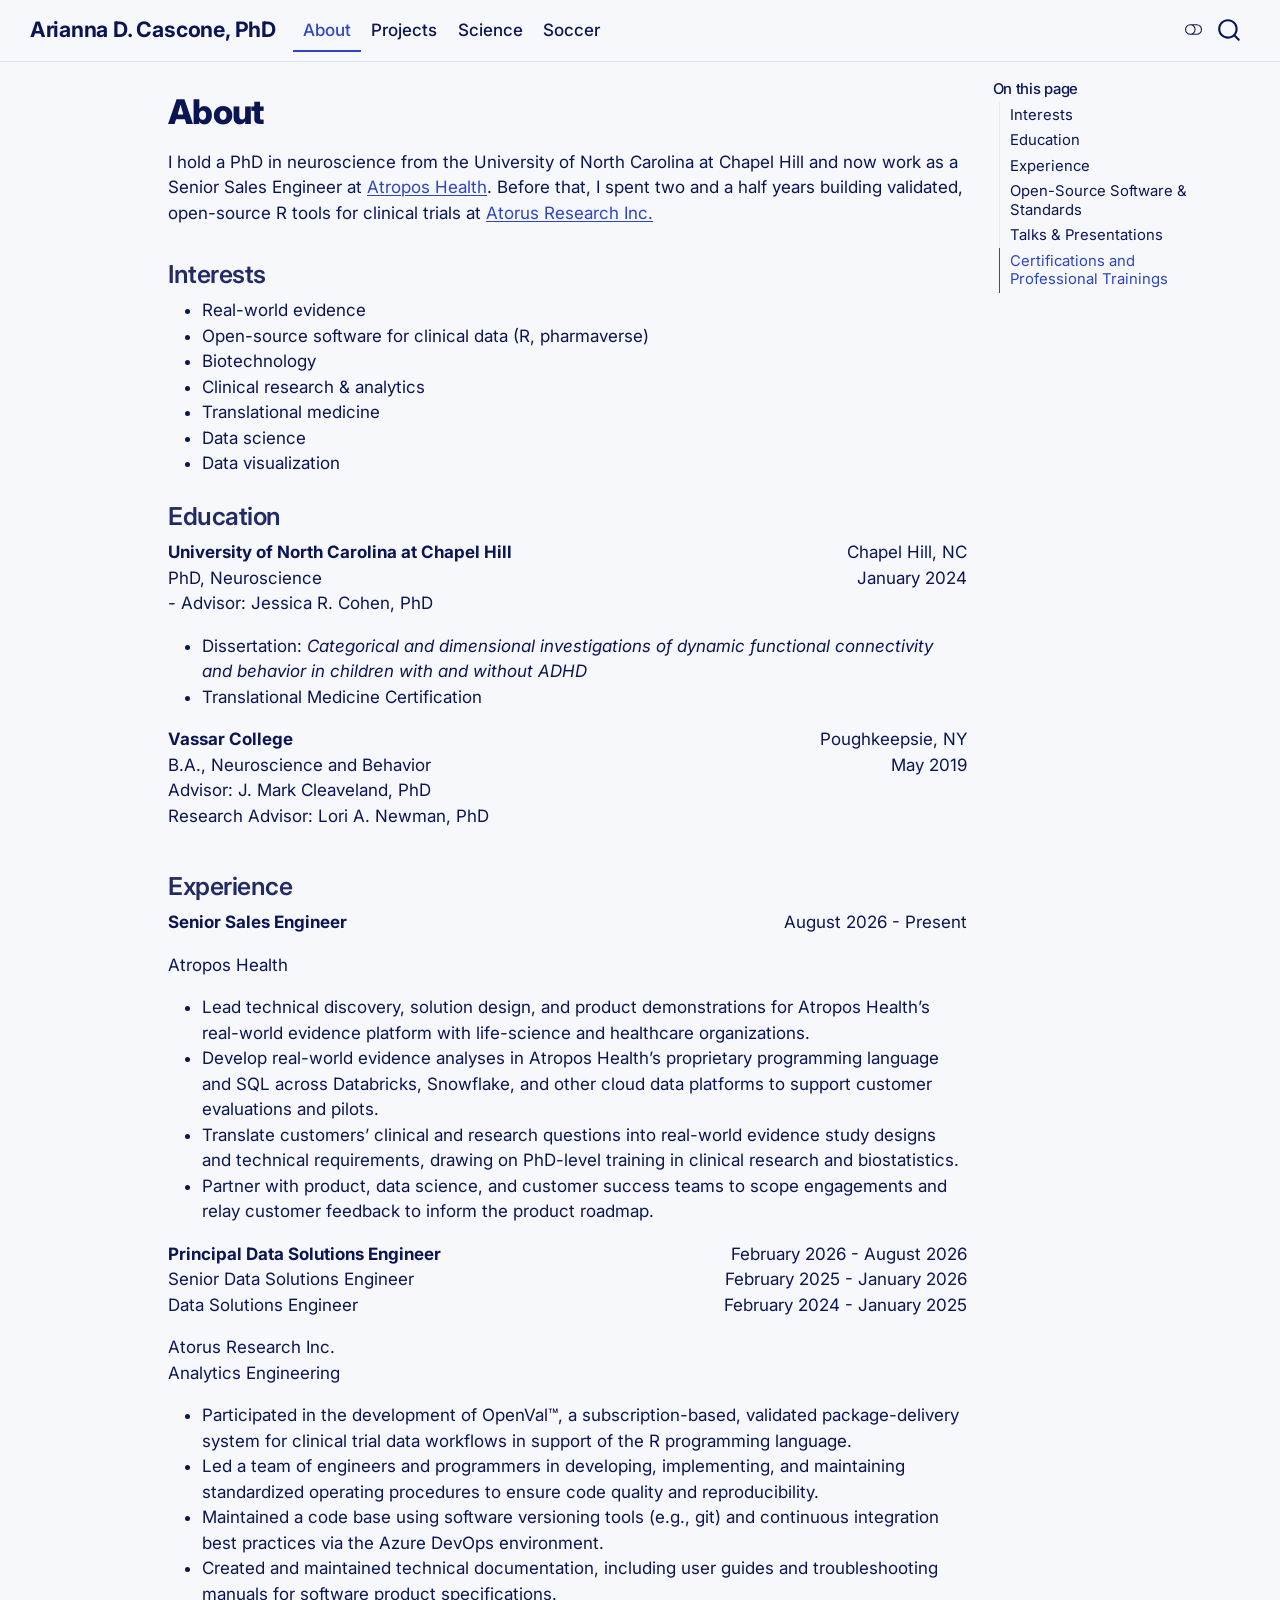
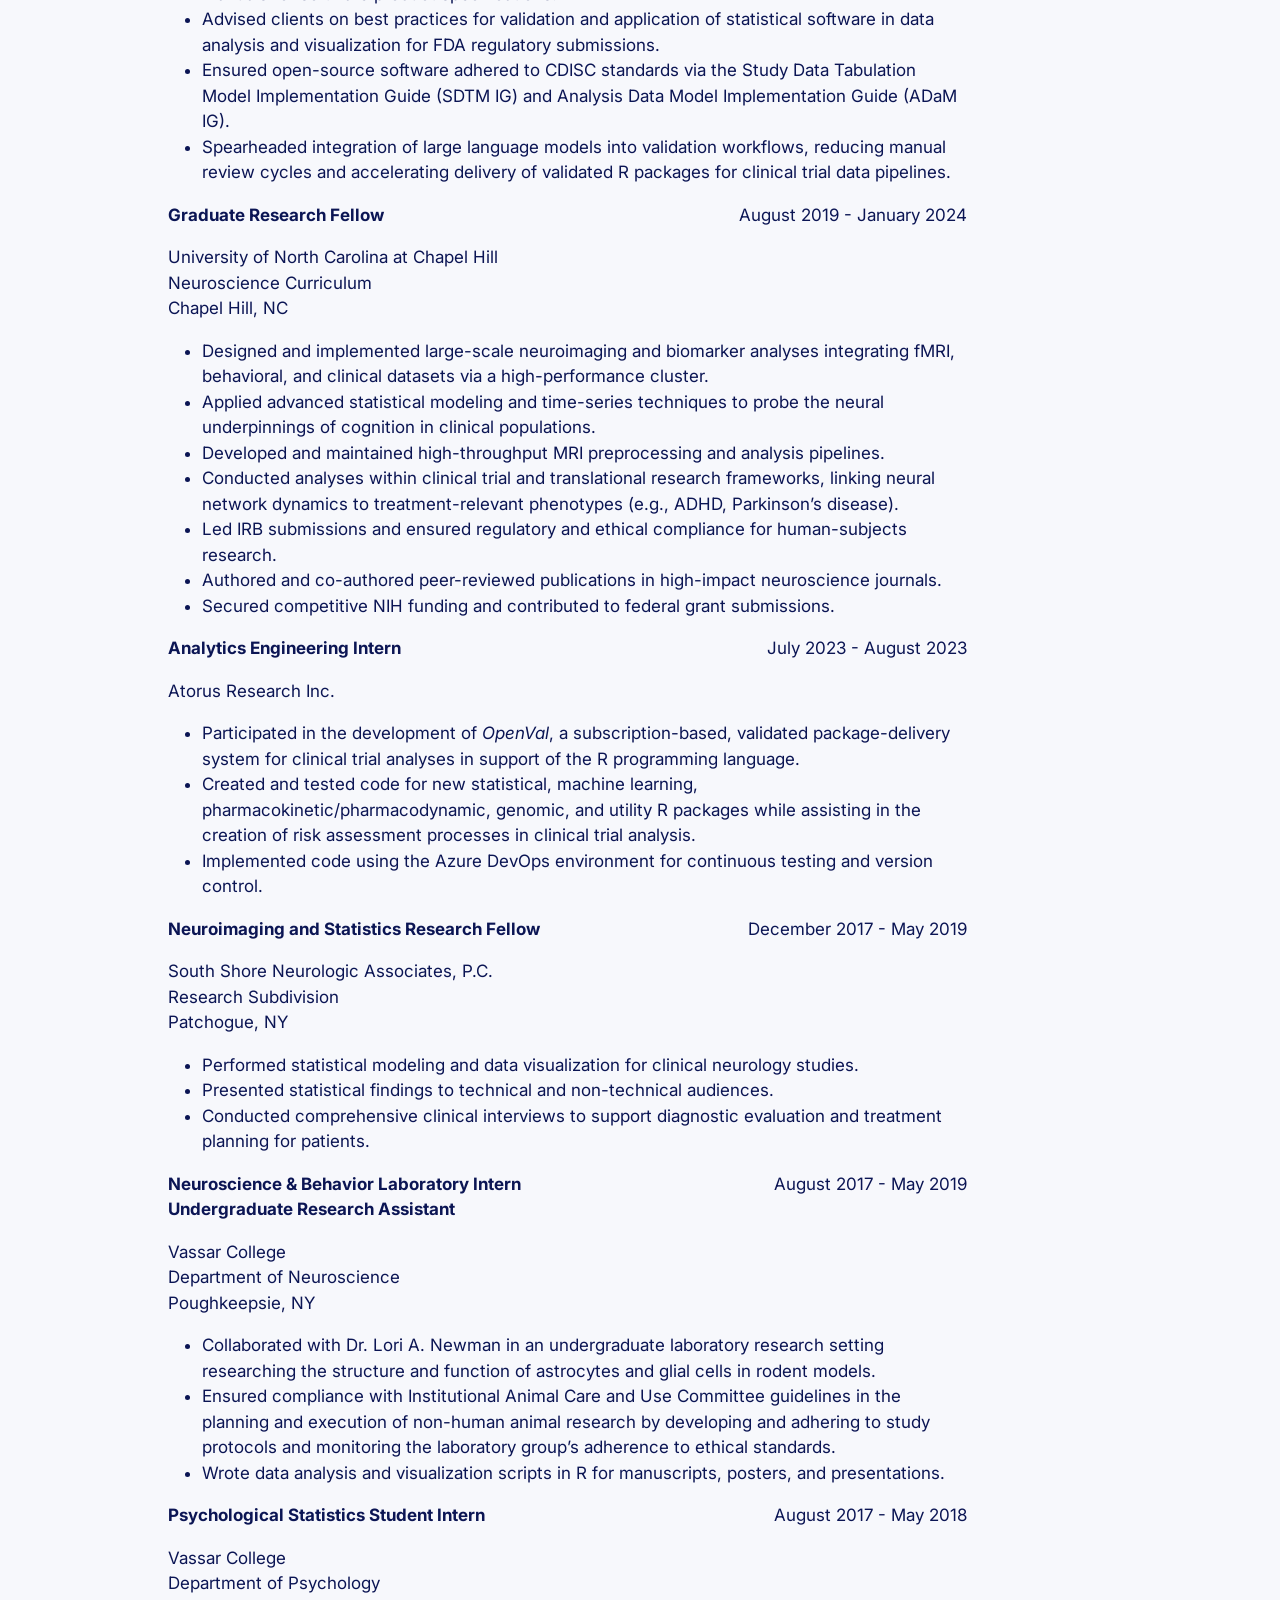
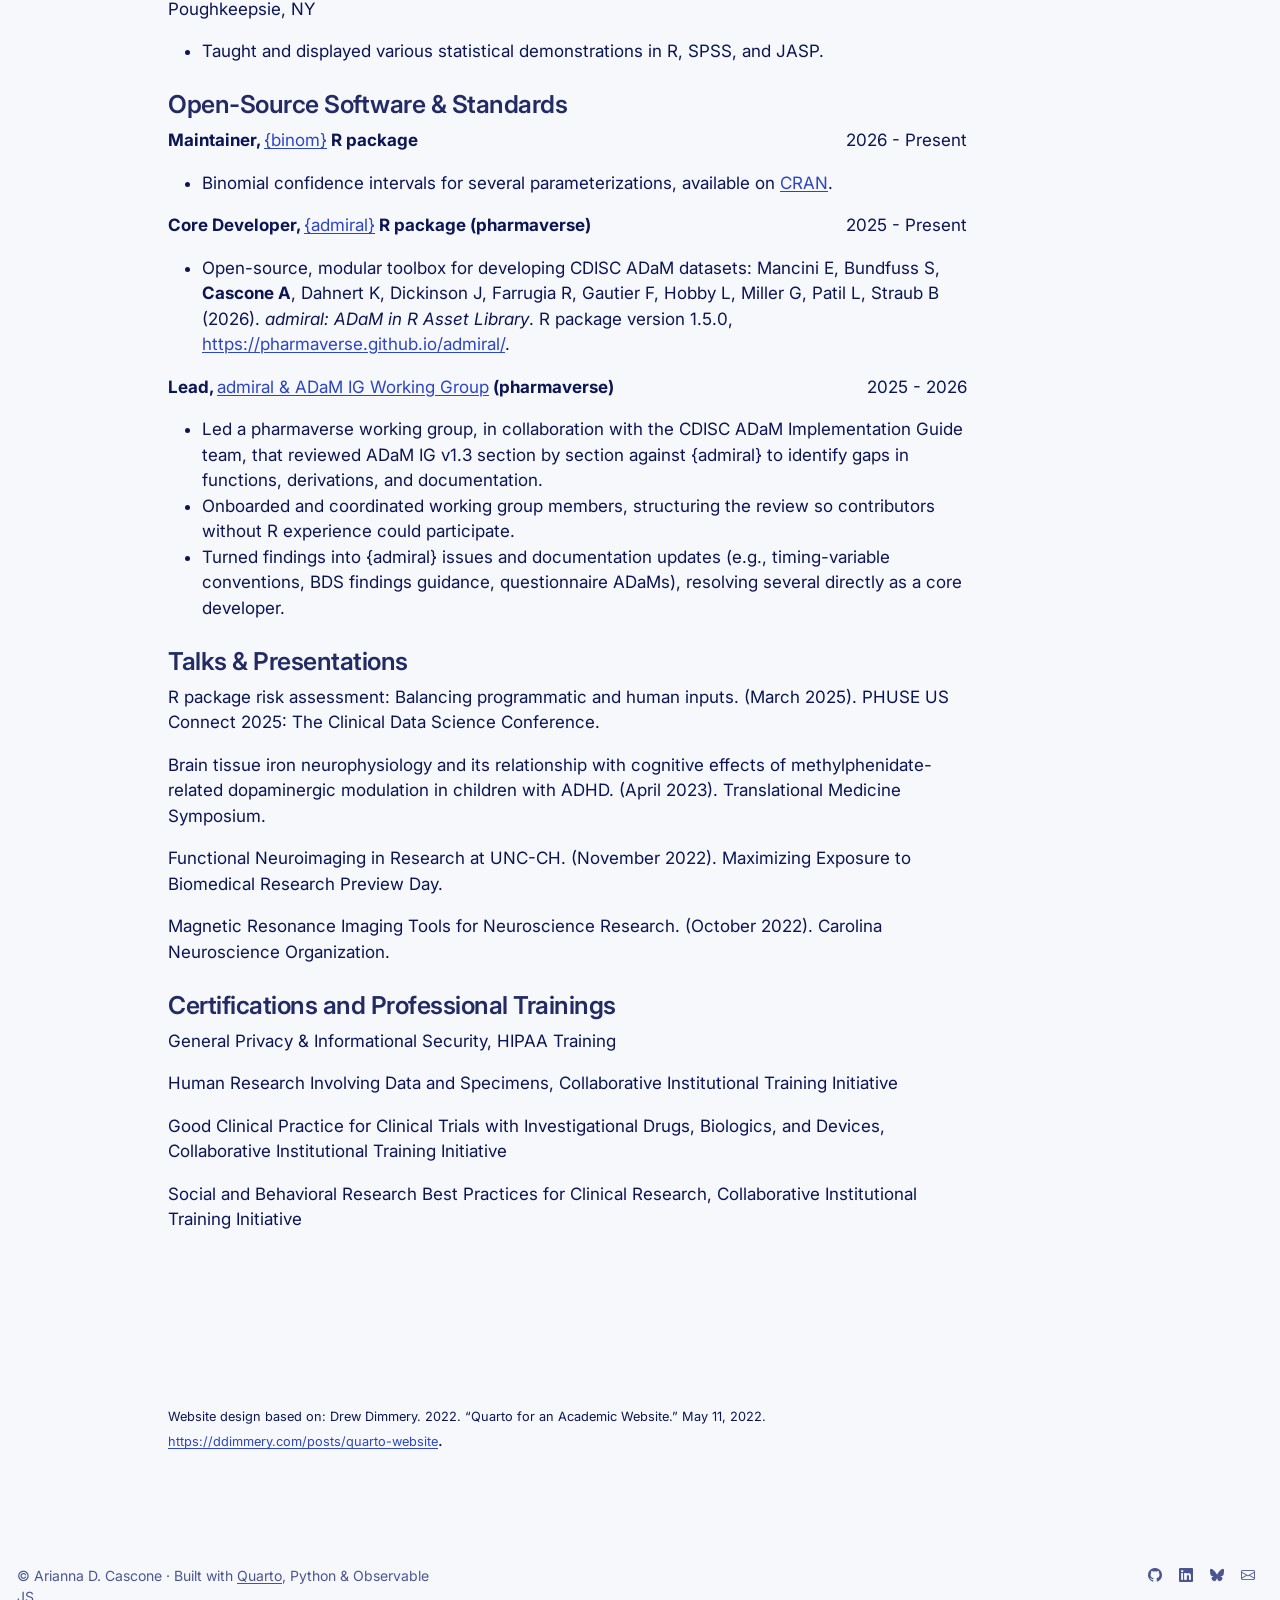
<file: about.html>
<!DOCTYPE html>
<html xmlns="http://www.w3.org/1999/xhtml" lang="en" xml:lang="en"><head>

<meta charset="utf-8">
<meta name="generator" content="quarto-1.11.9">

<meta name="viewport" content="width=device-width, initial-scale=1.0, user-scalable=yes">


<title>About – Arianna D. Cascone, PhD</title>
<style>
/* Default styles provided by pandoc.
** See https://pandoc.org/MANUAL.html#variables-for-html for config info.
*/
span.smallcaps{font-variant: small-caps;}
div.columns{display: flex; gap: 1.5em;}
div.column{flex: auto;}
@media screen {
div.columns{gap: min(4vw, 1.5em);}
div.column{overflow-x: auto;}
}
div.hanging-indent{margin-left: 1.5em; text-indent: -1.5em;}
ul.task-list{list-style: none;}
ul.task-list li input[type="checkbox"] {
  width: 0.8em;
  margin: 0 0.8em 0.2em -1em; /* quarto-specific, see https://github.com/quarto-dev/quarto-cli/issues/4556 */ 
  vertical-align: middle;
}
</style>


<script src="site_libs/quarto-nav/quarto-nav.js"></script>
<script src="site_libs/quarto-nav/headroom.min.js"></script>
<script src="site_libs/clipboard/clipboard.min.js"></script>
<script src="site_libs/quarto-search/autocomplete.umd.js"></script>
<script src="site_libs/quarto-search/fuse.min.js"></script>
<script src="site_libs/quarto-search/quarto-search.js"></script>
<meta name="quarto:offset" content="./">
<link href="./initials.png" rel="icon" type="image/png">
<script src="site_libs/quarto-html/quarto.js" type="module"></script>
<script src="site_libs/quarto-html/tabsets/tabsets.js" type="module"></script>
<script src="site_libs/quarto-html/scrollable-regions/scrollable-regions.js" type="module"></script>
<script src="site_libs/quarto-html/popper.min.js"></script>
<script src="site_libs/quarto-html/tippy.umd.min.js"></script>
<script src="site_libs/quarto-html/anchor.min.js"></script>
<link href="site_libs/quarto-html/tippy.css" rel="stylesheet">
<link href="site_libs/quarto-html/quarto-syntax-highlighting-ab96d8af648005465c74c225fb44d324.css" rel="stylesheet" class="quarto-color-scheme" id="quarto-text-highlighting-styles">
<link href="site_libs/quarto-html/quarto-syntax-highlighting-dark-08e743b8a00363a0142a1433e4fed0e3.css" rel="stylesheet" class="quarto-color-scheme quarto-color-alternate" id="quarto-text-highlighting-styles">
<link href="site_libs/quarto-html/quarto-syntax-highlighting-ab96d8af648005465c74c225fb44d324.css" rel="stylesheet" class="quarto-color-scheme-extra" id="quarto-text-highlighting-styles">
<script src="site_libs/bootstrap/bootstrap.min.js"></script>
<link href="site_libs/bootstrap/bootstrap-icons.css" rel="stylesheet">
<link href="site_libs/bootstrap/bootstrap-2e32347b63c0502de3e45c0ad6901fe5.min.css" rel="stylesheet" append-hash="true" class="quarto-color-scheme" id="quarto-bootstrap" data-mode="light">
<link href="site_libs/bootstrap/bootstrap-dark-14b07274121b02a93dca397e4fdbe157.min.css" rel="stylesheet" append-hash="true" class="quarto-color-scheme quarto-color-alternate" id="quarto-bootstrap" data-mode="dark">
<link href="site_libs/bootstrap/bootstrap-2e32347b63c0502de3e45c0ad6901fe5.min.css" rel="stylesheet" append-hash="true" class="quarto-color-scheme-extra" id="quarto-bootstrap" data-mode="light">
<script id="quarto-search-options" type="application/json">{
  "location": "navbar",
  "copy-button": false,
  "collapse-after": 3,
  "panel-placement": "end",
  "type": "overlay",
  "limit": 50,
  "keyboard-shortcut": [
    "f",
    "/",
    "s"
  ],
  "show-item-context": false,
  "language": {
    "search-no-results-text": "No results",
    "search-matching-documents-text": "matching documents",
    "search-copy-link-title": "Copy link to search",
    "search-hide-matches-text": "Hide additional matches",
    "search-more-match-text": "more match in this document",
    "search-more-matches-text": "more matches in this document",
    "search-clear-button-title": "Clear",
    "search-text-placeholder": "",
    "search-detached-cancel-button-title": "Cancel",
    "search-submit-button-title": "Submit",
    "search-label": "Search"
  }
}</script>
<link rel="preconnect" href="https://fonts.googleapis.com">
<link rel="preconnect" href="https://fonts.gstatic.com" crossorigin="">
<link rel="stylesheet" href="https://fonts.googleapis.com/css2?family=Inter:wght@400;500;600;700;800&amp;family=JetBrains+Mono:wght@400;500&amp;display=swap">
<!-- Newer Bootstrap Icons than Quarto bundles (adds the Bluesky logo); same code points, so existing icons are unaffected. -->
<link rel="stylesheet" href="https://cdn.jsdelivr.net/npm/bootstrap-icons@1.13.1/font/bootstrap-icons.min.css">


<meta property="og:title" content="About – Arianna D. Cascone, PhD">
<meta property="og:description" content="Arianna D. Cascone, PhD: real-world evidence, clinical data science, neuroscience research, and NWSL writing.">
<meta property="og:site_name" content="Arianna D. Cascone, PhD">
</head>

<body class="nav-fixed quarto-light"><a id="quarto-skip-link" class="visually-hidden-focusable" href="#quarto-document-content">Skip to main content</a><script id="quarto-html-before-body" type="application/javascript">
    const toggleBodyColorMode = (bsSheetEl) => {
      const mode = bsSheetEl.getAttribute("data-mode");
      const bodyEl = window.document.querySelector("body");
      if (mode === "dark") {
        bodyEl.classList.add("quarto-dark");
        bodyEl.classList.remove("quarto-light");
      } else {
        bodyEl.classList.add("quarto-light");
        bodyEl.classList.remove("quarto-dark");
      }
    }
    const toggleBodyColorPrimary = () => {
      const bsSheetEl = window.document.querySelector("link#quarto-bootstrap:not([rel=disabled-stylesheet])");
      if (bsSheetEl) {
        toggleBodyColorMode(bsSheetEl);
      }
    }
    const setColorSchemeToggle = (alternate) => {
      const toggles = window.document.querySelectorAll('.quarto-color-scheme-toggle');
      for (let i=0; i < toggles.length; i++) {
        const toggle = toggles[i];
        if (toggle) {
          toggle.setAttribute("aria-checked", alternate ? "true" : "false");
          if (alternate) {
            toggle.classList.add("alternate");
          } else {
            toggle.classList.remove("alternate");
          }
        }
      }
    };
    const toggleColorMode = (alternate) => {
      // Switch the stylesheets
      const primaryStylesheets = window.document.querySelectorAll('link.quarto-color-scheme:not(.quarto-color-alternate)');
      const alternateStylesheets = window.document.querySelectorAll('link.quarto-color-scheme.quarto-color-alternate');
      manageTransitions('#quarto-margin-sidebar .nav-link', false);
      if (alternate) {
        // note: dark is layered on light, we don't disable primary!
        enableStylesheet(alternateStylesheets);
        for (const sheetNode of alternateStylesheets) {
          if (sheetNode.id === "quarto-bootstrap") {
            toggleBodyColorMode(sheetNode);
          }
        }
      } else {
        disableStylesheet(alternateStylesheets);
        enableStylesheet(primaryStylesheets)
        toggleBodyColorPrimary();
      }
      manageTransitions('#quarto-margin-sidebar .nav-link', true);
      // Switch the toggles
      setColorSchemeToggle(alternate)
    }
    // Hack to workaround the fact that safari doesn't
    // properly recolor the scrollbar when toggling (#1455).
    // Not run on load: stylesheets are set before first paint there, and
    // scrolling would undo the scroll to a URL fragment (#14973).
    // The one pixel nudge keeps the reader where they were.
    const refreshSafariScrollbar = () => {
      if (navigator.userAgent.indexOf('Safari') > 0 && navigator.userAgent.indexOf('Chrome') == -1) {
        manageTransitions("body", false);
        const scrollY = window.scrollY;
        window.scrollTo(0, scrollY > 0 ? scrollY - 1 : 1);
        setTimeout(() => {
          window.scrollTo(0, scrollY);
          manageTransitions("body", true);
        }, 40);
      }
    }
    const disableStylesheet = (stylesheets) => {
      for (let i=0; i < stylesheets.length; i++) {
        const stylesheet = stylesheets[i];
        stylesheet.rel = 'disabled-stylesheet';
      }
    }
    const enableStylesheet = (stylesheets) => {
      for (let i=0; i < stylesheets.length; i++) {
        const stylesheet = stylesheets[i];
        if(stylesheet.rel !== 'stylesheet') { // for Chrome, which will still FOUC without this check
          stylesheet.rel = 'stylesheet';
        }
      }
    }
    const manageTransitions = (selector, allowTransitions) => {
      const els = window.document.querySelectorAll(selector);
      for (let i=0; i < els.length; i++) {
        const el = els[i];
        if (allowTransitions) {
          el.classList.remove('notransition');
        } else {
          el.classList.add('notransition');
        }
      }
    }
    const isFileUrl = () => {
      return window.location.protocol === 'file:';
    }
    const hasAlternateSentinel = () => {
      let styleSentinel = getColorSchemeSentinel();
      if (styleSentinel !== null) {
        return styleSentinel === "alternate";
      } else {
        return false;
      }
    }
    const setStyleSentinel = (alternate) => {
      const value = alternate ? "alternate" : "default";
      if (!isFileUrl()) {
        window.localStorage.setItem("quarto-color-scheme", value);
      } else {
        localAlternateSentinel = value;
      }
    }
    const getColorSchemeSentinel = () => {
      if (!isFileUrl()) {
        const storageValue = window.localStorage.getItem("quarto-color-scheme");
        return storageValue != null ? storageValue : localAlternateSentinel;
      } else {
        return localAlternateSentinel;
      }
    }
    const toggleGiscusIfUsed = (isAlternate, darkModeDefault) => {
      const baseTheme = document.querySelector('#giscus-base-theme')?.value ?? 'light';
      const alternateTheme = document.querySelector('#giscus-alt-theme')?.value ?? 'dark';
      let newTheme = '';
      if(authorPrefersDark) {
        newTheme = isAlternate ? baseTheme : alternateTheme;
      } else {
        newTheme = isAlternate ? alternateTheme : baseTheme;
      }
      const changeGiscusTheme = () => {
        // From: https://github.com/giscus/giscus/issues/336
        const sendMessage = (message) => {
          const iframe = document.querySelector('iframe.giscus-frame');
          if (!iframe) return;
          iframe.contentWindow.postMessage({ giscus: message }, 'https://giscus.app');
        }
        sendMessage({
          setConfig: {
            theme: newTheme
          }
        });
      }
      const isGiscussLoaded = window.document.querySelector('iframe.giscus-frame') !== null;
      if (isGiscussLoaded) {
        changeGiscusTheme();
      }
    };
    const authorPrefersDark = false;
    const darkModeDefault = authorPrefersDark;
      document.querySelector('link#quarto-text-highlighting-styles.quarto-color-scheme-extra').rel = 'disabled-stylesheet';
      document.querySelector('link#quarto-bootstrap.quarto-color-scheme-extra').rel = 'disabled-stylesheet';
    let localAlternateSentinel = darkModeDefault ? 'alternate' : 'default';
    // Dark / light mode switch
    window.quartoToggleColorScheme = () => {
      // Read the current dark / light value
      let toAlternate = !hasAlternateSentinel();
      toggleColorMode(toAlternate);
      refreshSafariScrollbar();
      setStyleSentinel(toAlternate);
      toggleGiscusIfUsed(toAlternate, darkModeDefault);
      window.dispatchEvent(new Event('resize'));
    };
    // Switch to dark mode if need be
    if (hasAlternateSentinel()) {
      toggleColorMode(true);
    } else {
      toggleColorMode(false);
    }
  </script>

<div id="quarto-search-results"></div>
  <header id="quarto-header" class="headroom fixed-top">
    <nav class="navbar navbar-expand-lg " data-bs-theme="dark" aria-label="Site">
      <div class="navbar-container container-fluid">
      <div class="navbar-brand-container mx-auto">
    <a class="navbar-brand" href="./index.html">
    <span class="navbar-title">Arianna D. Cascone, PhD</span>
    </a>
  </div>
          <button class="navbar-toggler" type="button" data-bs-toggle="collapse" data-bs-target="#navbarCollapse" aria-controls="navbarCollapse" aria-expanded="false" aria-label="Toggle navigation" onclick="if (window.quartoToggleHeadroom) { window.quartoToggleHeadroom(); }">
  <span class="navbar-toggler-icon"></span>
</button>
          <div class="collapse navbar-collapse" id="navbarCollapse">
            <ul class="navbar-nav navbar-nav-scroll me-auto">
  <li class="nav-item">
    <a class="nav-link active" href="./about.html" aria-current="page"> 
<span class="menu-text">About</span></a>
  </li>  
  <li class="nav-item">
    <a class="nav-link" href="./projects.html"> 
<span class="menu-text">Projects</span></a>
  </li>  
  <li class="nav-item">
    <a class="nav-link" href="./research.html"> 
<span class="menu-text">Science</span></a>
  </li>  
  <li class="nav-item">
    <a class="nav-link" href="./soccer.html"> 
<span class="menu-text">Soccer</span></a>
  </li>  
</ul>
          </div> <!-- /navcollapse -->
            <div class="quarto-navbar-tools">
  <button type="button" role="switch" aria-checked="false" class="quarto-color-scheme-toggle quarto-navigation-tool  px-1" onclick="window.quartoToggleColorScheme(); return false;" title="Toggle dark mode" aria-label="Toggle dark mode"><i class="bi"></i></button>
</div>
            <div id="quarto-search" class="" title="Search"></div>
      </div> <!-- /container-fluid -->
    </nav>
</header>
<!-- content -->
<div id="quarto-content" class="quarto-container page-columns page-rows-contents page-layout-article page-navbar">
<!-- sidebar -->
<!-- margin-sidebar -->
    <div id="quarto-margin-sidebar" class="sidebar margin-sidebar">
        <nav id="TOC" role="doc-toc" aria-labelledby="toc-title" class="toc-active">
    <h2 id="toc-title">On this page</h2>
   
  <ul>
  <li><a href="#interests" id="toc-interests" class="nav-link active" data-scroll-target="#interests">Interests</a></li>
  <li><a href="#education" id="toc-education" class="nav-link" data-scroll-target="#education">Education</a></li>
  <li><a href="#experience" id="toc-experience" class="nav-link" data-scroll-target="#experience">Experience</a></li>
  <li><a href="#open-source-software-standards" id="toc-open-source-software-standards" class="nav-link" data-scroll-target="#open-source-software-standards">Open-Source Software &amp; Standards</a></li>
  <li><a href="#talks-presentations" id="toc-talks-presentations" class="nav-link" data-scroll-target="#talks-presentations">Talks &amp; Presentations</a></li>
  <li><a href="#certifications-and-professional-trainings" id="toc-certifications-and-professional-trainings" class="nav-link" data-scroll-target="#certifications-and-professional-trainings">Certifications and Professional Trainings</a></li>
  </ul>
</nav>
    </div>
<!-- main -->
<main class="content" id="quarto-document-content" tabindex="-1">


<header id="title-block-header" class="quarto-title-block default">
<div class="quarto-title">
<h1 class="title">About</h1>
</div>



<div class="quarto-title-meta">

    
  
    
  </div>
  


</header>


<p>I hold a PhD in neuroscience from the University of North Carolina at Chapel Hill and now work as a Senior Sales Engineer at <a href="https://www.atroposhealth.com/">Atropos Health</a>. Before that, I spent two and a half years building validated, open-source R tools for clinical trials at <a href="https://www.atorusresearch.com/">Atorus Research Inc.</a></p>
<section id="interests" class="level3">
<h3 class="anchored" data-anchor-id="interests">Interests</h3>
<ul>
<li>Real-world evidence</li>
<li>Open-source software for clinical data (R, pharmaverse)</li>
<li>Biotechnology</li>
<li>Clinical research &amp; analytics</li>
<li>Translational medicine</li>
<li>Data science</li>
<li>Data visualization</li>
</ul>
</section>
<section id="education" class="level3">
<h3 class="anchored" data-anchor-id="education">Education</h3>
<div class="d-flex justify-content-between">
<div>
<p><strong>University of North Carolina at Chapel Hill</strong><br>
PhD, Neuroscience<br>
- Advisor: Jessica R. Cohen, PhD</p>
</div>
<div class="text-end">
<p>Chapel Hill, NC<br>
January 2024</p>
</div>
</div>
<ul>
<li>Dissertation: <em>Categorical and dimensional investigations of dynamic functional connectivity and behavior in children with and without ADHD</em></li>
<li>Translational Medicine Certification</li>
</ul>
<div class="d-flex justify-content-between">
<div>
<p><strong>Vassar College</strong><br>
B.A., Neuroscience and Behavior<br>
Advisor: J. Mark Cleaveland, PhD<br>
Research Advisor: Lori A. Newman, PhD</p>
</div>
<div class="text-end">
<p>Poughkeepsie, NY<br>
May 2019</p>
</div>
</div>
</section>
<section id="experience" class="level3">
<h3 class="anchored" data-anchor-id="experience">Experience</h3>
<div class="d-flex justify-content-between">
<div>
<p><strong>Senior Sales Engineer</strong></p>
<p>Atropos Health<br>
</p>
</div>
<div class="text-end">
<p>August 2026 - Present</p>
</div>
</div>
<ul>
<li>Lead technical discovery, solution design, and product demonstrations for Atropos Health’s real-world evidence platform with life-science and healthcare organizations.</li>
<li>Develop real-world evidence analyses in Atropos Health’s proprietary programming language and SQL across Databricks, Snowflake, and other cloud data platforms to support customer evaluations and pilots.</li>
<li>Translate customers’ clinical and research questions into real-world evidence study designs and technical requirements, drawing on PhD-level training in clinical research and biostatistics.</li>
<li>Partner with product, data science, and customer success teams to scope engagements and relay customer feedback to inform the product roadmap.</li>
</ul>
<div class="d-flex justify-content-between">
<div>
<p><strong>Principal Data Solutions Engineer</strong><br>
Senior Data Solutions Engineer<br>
Data Solutions Engineer</p>
<p>Atorus Research Inc.<br>
Analytics Engineering<br>
</p>
</div>
<div class="text-end">
<p>February 2026 - August 2026<br>
February 2025 - January 2026<br>
February 2024 - January 2025</p>
</div>
</div>
<ul>
<li>Participated in the development of OpenVal™, a subscription-based, validated package-delivery system for clinical trial data workflows in support of the R programming language.</li>
<li>Led a team of engineers and programmers in developing, implementing, and maintaining standardized operating procedures to ensure code quality and reproducibility.</li>
<li>Maintained a code base using software versioning tools (e.g., git) and continuous integration best practices via the Azure DevOps environment.</li>
<li>Created and maintained technical documentation, including user guides and troubleshooting manuals for software product specifications.</li>
<li>Advised clients on best practices for validation and application of statistical software in data analysis and visualization for FDA regulatory submissions.</li>
<li>Ensured open-source software adhered to CDISC standards via the Study Data Tabulation Model Implementation Guide (SDTM IG) and Analysis Data Model Implementation Guide (ADaM IG).</li>
<li>Spearheaded integration of large language models into validation workflows, reducing manual review cycles and accelerating delivery of validated R packages for clinical trial data pipelines.</li>
</ul>
<div class="d-flex justify-content-between">
<div>
<p><strong>Graduate Research Fellow</strong></p>
<p>University of North Carolina at Chapel Hill<br>
Neuroscience Curriculum<br>
Chapel Hill, NC<br>
</p>
</div>
<div class="text-end">
<p>August 2019 - January 2024</p>
</div>
</div>
<ul>
<li>Designed and implemented large-scale neuroimaging and biomarker analyses integrating fMRI, behavioral, and clinical datasets via a high-performance cluster.</li>
<li>Applied advanced statistical modeling and time-series techniques to probe the neural underpinnings of cognition in clinical populations.</li>
<li>Developed and maintained high-throughput MRI preprocessing and analysis pipelines.</li>
<li>Conducted analyses within clinical trial and translational research frameworks, linking neural network dynamics to treatment-relevant phenotypes (e.g., ADHD, Parkinson’s disease).</li>
<li>Led IRB submissions and ensured regulatory and ethical compliance for human-subjects research.</li>
<li>Authored and co-authored peer-reviewed publications in high-impact neuroscience journals.</li>
<li>Secured competitive NIH funding and contributed to federal grant submissions.</li>
</ul>
<div class="d-flex justify-content-between">
<div>
<p><strong>Analytics Engineering Intern</strong></p>
<p>Atorus Research Inc.<br>
</p>
</div>
<div class="text-end">
<p>July 2023 - August 2023</p>
</div>
</div>
<ul>
<li>Participated in the development of <em>OpenVal</em>, a subscription-based, validated package-delivery system for clinical trial analyses in support of the R programming language.</li>
<li>Created and tested code for new statistical, machine learning, pharmacokinetic/pharmacodynamic, genomic, and utility R packages while assisting in the creation of risk assessment processes in clinical trial analysis.</li>
<li>Implemented code using the Azure DevOps environment for continuous testing and version control.</li>
</ul>
<div class="d-flex justify-content-between">
<div>
<p><strong>Neuroimaging and Statistics Research Fellow</strong></p>
<p>South Shore Neurologic Associates, P.C.<br>
Research Subdivision<br>
Patchogue, NY</p>
</div>
<div class="text-end">
<p>December 2017 - May 2019</p>
</div>
</div>
<ul>
<li>Performed statistical modeling and data visualization for clinical neurology studies.</li>
<li>Presented statistical findings to technical and non-technical audiences.</li>
<li>Conducted comprehensive clinical interviews to support diagnostic evaluation and treatment planning for patients.</li>
</ul>
<div class="d-flex justify-content-between">
<div>
<p><strong>Neuroscience &amp; Behavior Laboratory Intern</strong><br>
<strong>Undergraduate Research Assistant</strong></p>
<p>Vassar College<br>
Department of Neuroscience<br>
Poughkeepsie, NY</p>
</div>
<div class="text-end">
<p>August 2017 - May 2019</p>
</div>
</div>
<ul>
<li>Collaborated with Dr.&nbsp;Lori A. Newman in an undergraduate laboratory research setting researching the structure and function of astrocytes and glial cells in rodent models.</li>
<li>Ensured compliance with Institutional Animal Care and Use Committee guidelines in the planning and execution of non-human animal research by developing and adhering to study protocols and monitoring the laboratory group’s adherence to ethical standards.</li>
<li>Wrote data analysis and visualization scripts in R for manuscripts, posters, and presentations.</li>
</ul>
<div class="d-flex justify-content-between">
<div>
<p><strong>Psychological Statistics Student Intern</strong></p>
<p>Vassar College<br>
Department of Psychology<br>
Poughkeepsie, NY</p>
</div>
<div class="text-end">
<p>August 2017 - May 2018</p>
</div>
</div>
<ul>
<li>Taught and displayed various statistical demonstrations in R, SPSS, and JASP.</li>
</ul>
</section>
<section id="open-source-software-standards" class="level3">
<h3 class="anchored" data-anchor-id="open-source-software-standards">Open-Source Software &amp; Standards</h3>
<div class="d-flex justify-content-between">
<div>
<p><strong>Maintainer, <a href="https://github.com/adcascone/binom">{binom}</a> R package</strong></p>
</div>
<div class="text-end">
<p>2026 - Present</p>
</div>
</div>
<ul>
<li>Binomial confidence intervals for several parameterizations, available on <a href="https://CRAN.R-project.org/package=binom">CRAN</a>.</li>
</ul>
<div class="d-flex justify-content-between">
<div>
<p><strong>Core Developer, <a href="https://pharmaverse.github.io/admiral/">{admiral}</a> R package (pharmaverse)</strong></p>
</div>
<div class="text-end">
<p>2025 - Present</p>
</div>
</div>
<ul>
<li>Open-source, modular toolbox for developing CDISC ADaM datasets: Mancini E, Bundfuss S, <strong>Cascone A</strong>, Dahnert K, Dickinson J, Farrugia R, Gautier F, Hobby L, Miller G, Patil L, Straub B (2026). <em>admiral: ADaM in R Asset Library</em>. R package version 1.5.0, <a href="https://pharmaverse.github.io/admiral/" class="uri">https://pharmaverse.github.io/admiral/</a>.</li>
</ul>
<div class="d-flex justify-content-between">
<div>
<p><strong>Lead, <a href="https://github.com/pharmaverse/admiral-adamig-wg">admiral &amp; ADaM IG Working Group</a> (pharmaverse)</strong></p>
</div>
<div class="text-end">
<p>2025 - 2026</p>
</div>
</div>
<ul>
<li>Led a pharmaverse working group, in collaboration with the CDISC ADaM Implementation Guide team, that reviewed ADaM IG v1.3 section by section against {admiral} to identify gaps in functions, derivations, and documentation.</li>
<li>Onboarded and coordinated working group members, structuring the review so contributors without R experience could participate.</li>
<li>Turned findings into {admiral} issues and documentation updates (e.g., timing-variable conventions, BDS findings guidance, questionnaire ADaMs), resolving several directly as a core developer.</li>
</ul>
</section>
<section id="talks-presentations" class="level3">
<h3 class="anchored" data-anchor-id="talks-presentations">Talks &amp; Presentations</h3>
<p>R package risk assessment: Balancing programmatic and human inputs. (March 2025). PHUSE US Connect 2025: The Clinical Data Science Conference.</p>
<p>Brain tissue iron neurophysiology and its relationship with cognitive effects of methylphenidate-related dopaminergic modulation in children with ADHD. (April 2023). Translational Medicine Symposium.</p>
<p>Functional Neuroimaging in Research at UNC-CH. (November 2022). Maximizing Exposure to Biomedical Research Preview Day.</p>
<p>Magnetic Resonance Imaging Tools for Neuroscience Research. (October 2022). Carolina Neuroscience Organization.</p>
</section>
<section id="certifications-and-professional-trainings" class="level3">
<h3 class="anchored" data-anchor-id="certifications-and-professional-trainings">Certifications and Professional Trainings</h3>
<p>General Privacy &amp; Informational Security, HIPAA Training</p>
<p>Human Research Involving Data and Specimens, Collaborative Institutional Training Initiative</p>
<p>Good Clinical Practice for Clinical Trials with Investigational Drugs, Biologics, and Devices, Collaborative Institutional Training Initiative</p>
<p>Social and Behavioral Research Best Practices for Clinical Research, Collaborative Institutional Training Initiative</p>
<p><br><br><br><br><br><br> <span style="font-size:0.75em;">Website design based on: Drew Dimmery. 2022. “Quarto for an Academic Website.” May 11, 2022. <a href="https://ddimmery.com/posts/quarto-website" class="uri">https://ddimmery.com/posts/quarto-website</a></span>.</p>


</section>

</main> <!-- /main -->
<script id="quarto-html-after-body" type="application/javascript">
  window.document.addEventListener("DOMContentLoaded", function (event) {
    // Ensure there is a toggle, if there isn't float one in the top right
    if (window.document.querySelector('.quarto-color-scheme-toggle') === null) {
      const toggle = window.document.createElement('button');
      toggle.type = "button";
      toggle.setAttribute("role", "switch");
      toggle.setAttribute("aria-checked", "false");
      toggle.classList.add('top-right');
      toggle.classList.add('quarto-color-scheme-toggle');
      toggle.setAttribute("aria-label", "Toggle dark mode");
      toggle.onclick = function() { try { window.quartoToggleColorScheme(); } catch {} return false; };
      const i = window.document.createElement("i");
      i.classList.add('bi');
      toggle.appendChild(i);
      // Put the toggle in a landmark of its own, so that landmark navigation
      // can reach it.
      //
      // The container is always a fresh direct child of body, and the toggle is
      // never moved into page furniture that the theme or the author controls.
      // The toggle is positioned against the page, so any ancestor that
      // establishes a containing block captures it: a positioned element or a
      // grid for position: absolute, and transform, filter, will-change or
      // contain for position: fixed. A direct child of body has none of these
      // to inherit, and the shift when one appears is silent and visual.
      //
      // ARIA says a document should have at most one banner, and axe reports a
      // duplicate whether or not the banners carry distinct labels. So use a
      // header when the page has no banner yet, and a named region otherwise.
      //
      // A header is a banner wherever it sits, unless it is inside sectioning
      // content, so this cannot just look at the children of body: a custom
      // page layout wraps the title block header in a plain div. An explicit
      // role="banner" always counts.
      const sectioning = 'article, aside, main, nav, section, [role="article"], [role="complementary"], [role="main"], [role="navigation"], [role="region"]';
      const hasBanner = Array.from(
        window.document.querySelectorAll('header:not([role]), [role="banner"]')
      ).some(function(el) {
        return el.hasAttribute("role") || el.closest(sectioning) === null;
      });
      const container = window.document.createElement(hasBanner ? "div" : "header");
      if (hasBanner) {
        container.setAttribute("role", "region");
        container.setAttribute("aria-label", "Toggle dark mode");
      }
      container.classList.add('quarto-color-scheme-toggle-container');
      container.appendChild(toggle);
      window.document.body.appendChild(container);
    }
    setColorSchemeToggle(hasAlternateSentinel())
    const icon = "";
    const anchorJS = new window.AnchorJS();
    anchorJS.options = {
      placement: 'right',
      icon: icon
    };
    anchorJS.add('.anchored');
    const isCodeAnnotation = (el) => {
      for (const clz of el.classList) {
        if (clz.startsWith('code-annotation-')) {                     
          return true;
        }
      }
      return false;
    }
    const onCopySuccess = function(e) {
      // button target
      const button = e.trigger;
      // don't keep focus
      button.blur();
      // flash "checked"
      button.classList.add('code-copy-button-checked');
      var currentTitle = button.getAttribute("title");
      button.setAttribute("title", "Copied!");
      let tooltip;
      if (window.bootstrap) {
        button.setAttribute("data-bs-toggle", "tooltip");
        button.setAttribute("data-bs-placement", "left");
        button.setAttribute("data-bs-title", "Copied!");
        tooltip = new bootstrap.Tooltip(button, 
          { trigger: "manual", 
            customClass: "code-copy-button-tooltip",
            offset: [0, -8]});
        tooltip.show();    
      }
      setTimeout(function() {
        if (tooltip) {
          tooltip.hide();
          button.removeAttribute("data-bs-title");
          button.removeAttribute("data-bs-toggle");
          button.removeAttribute("data-bs-placement");
        }
        button.setAttribute("title", currentTitle);
        button.classList.remove('code-copy-button-checked');
      }, 1000);
      // clear code selection
      e.clearSelection();
    }
    const getTextToCopy = function(trigger) {
      const outerScaffold = trigger.parentElement.cloneNode(true);
      const codeEl = outerScaffold.querySelector('code');
      for (const childEl of codeEl.children) {
        if (isCodeAnnotation(childEl)) {
          childEl.remove();
        }
      }
      return codeEl.innerText;
    }
    const clipboard = new window.ClipboardJS('.code-copy-button:not([data-in-quarto-modal])', {
      text: getTextToCopy
    });
    clipboard.on('success', onCopySuccess);
    if (window.document.getElementById('quarto-embedded-source-code-modal')) {
      const clipboardModal = new window.ClipboardJS('.code-copy-button[data-in-quarto-modal]', {
        text: getTextToCopy,
        container: window.document.getElementById('quarto-embedded-source-code-modal')
      });
      clipboardModal.on('success', onCopySuccess);
    }
      var localhostRegex = new RegExp(/^(?:http|https):\/\/localhost\:?[0-9]*\//);
      var mailtoRegex = new RegExp(/^mailto:/);
        var filterRegex = new RegExp("https:\/\/adcascone\.github\.io\/");
      var isInternal = (href) => {
          return filterRegex.test(href) || localhostRegex.test(href) || mailtoRegex.test(href);
      }
      // Inspect non-navigation links and adorn them if external
      window.quartoDecorateExternalLinks = function (root) {
     var links = (root || window.document).querySelectorAll('a[href]:not(.nav-link):not(.navbar-brand):not(.toc-action):not(.sidebar-link):not(.sidebar-item-toggle):not(.pagination-link):not(.no-external):not([aria-hidden]):not(.dropdown-item):not(.quarto-navigation-tool):not(.about-link)');
      for (var i=0; i<links.length; i++) {
        const link = links[i];
        if (!isInternal(link.href)) {
          // undo the damage that might have been done by quarto-nav.js in the case of
          // links that we want to consider external
          if (link.dataset.originalHref !== undefined) {
            link.href = link.dataset.originalHref;
          }
          if (!link.classList.contains('no-external-icon')) {
          }
        }
      }
      };
      window.quartoDecorateExternalLinks(window.document);
    // Esc closes the popup (WCAG 1.4.13) and focus leaving both trigger and
    // popup closes it (WCAG 2.4.11); tippy handles neither for interactive popups.
    const hideOnEscAndFocusOut = {
      name: 'hideOnEscAndFocusOut',
      defaultValue: true,
      fn(instance) {
        const dismiss = () => {
          // A show scheduled by the trigger delay would otherwise reopen it
          instance.clearDelayTimeouts();
          instance.hide();
        };
        const onKeyDown = (event) => {
          if (event.key !== 'Escape') {
            return;
          }
          // Keep Esc from also reaching page handlers (e.g. reveal.js overview),
          // except an open reveal.js slide menu, which Esc should close too.
          // The menu handles keys only when its keyboard option is on.
          const menuHandlesEsc = window.Reveal?.getPlugin?.('menu')?.isOpen() &&
            window.Reveal.getConfig().menu?.keyboard !== false;
          if (!menuHandlesEsc) {
            event.stopPropagation();
          }
          if (instance.popper.contains(window.document.activeElement)) {
            // Disabled while refocusing so the focus trigger does not reopen it
            instance.disable();
            instance.reference.focus();
            instance.enable();
          }
          dismiss();
        };
        const onFocusOut = (event) => {
          const target = event.relatedTarget;
          if (target && !instance.reference.contains(target) &&
              !instance.popper.contains(target)) {
            dismiss();
          }
        };
        // On the trigger too: a click trigger (code-annotations: select) has no
        // blur handling. Attached for the instance's lifetime so leaving the
        // trigger also cancels a show still pending on the trigger delay.
        instance.reference.addEventListener('focusout', onFocusOut);
        return {
          onShow() {
            window.document.addEventListener('keydown', onKeyDown, true);
            instance.popper.addEventListener('focusout', onFocusOut);
          },
          onHide() {
            window.document.removeEventListener('keydown', onKeyDown, true);
            instance.popper.removeEventListener('focusout', onFocusOut);
          },
          onDestroy() {
            instance.reference.removeEventListener('focusout', onFocusOut);
          },
        };
      },
    };
    function tippyHover(el, contentFn, onTriggerFn, onUntriggerFn) {
      const config = {
        allowHTML: true,
        maxWidth: 500,
        delay: 100,
        arrow: false,
        appendTo: function(el) {
            return el.parentElement;
        },
        interactive: true,
        interactiveBorder: 10,
        theme: 'quarto',
        placement: 'bottom-start',
        plugins: [hideOnEscAndFocusOut],
      };
      if (contentFn) {
        config.content = contentFn;
      }
      if (onTriggerFn) {
        config.onTrigger = onTriggerFn;
      }
      if (onUntriggerFn) {
        config.onUntrigger = onUntriggerFn;
      }
      window.tippy(el, config); 
    }
    const noterefs = window.document.querySelectorAll('a[role="doc-noteref"]');
    for (var i=0; i<noterefs.length; i++) {
      const ref = noterefs[i];
      tippyHover(ref, function() {
        // use id or data attribute instead here
        let href = ref.getAttribute('data-footnote-href') || ref.getAttribute('href');
        try { href = new URL(href).hash; } catch {}
        const id = href.replace(/^#\/?/, "");
        const note = window.document.getElementById(id);
        if (note) {
          return note.innerHTML;
        } else {
          return "";
        }
      });
    }
    const xrefs = window.document.querySelectorAll('a.quarto-xref');
    const processXRef = (id, note) => {
      // Strip column container classes
      const stripColumnClz = (el) => {
        el.classList.remove("page-full", "page-columns");
        if (el.children) {
          for (const child of el.children) {
            stripColumnClz(child);
          }
        }
      }
      stripColumnClz(note)
      if (id === null || id.startsWith('sec-')) {
        // Special case sections, only their first couple elements
        const container = document.createElement("div");
        if (note.children && note.children.length > 2) {
          container.appendChild(note.children[0].cloneNode(true));
          for (let i = 1; i < note.children.length; i++) {
            const child = note.children[i];
            if (child.tagName === "P" && child.innerText === "") {
              continue;
            } else {
              container.appendChild(child.cloneNode(true));
              break;
            }
          }
          if (window.Quarto?.typesetMath) {
            window.Quarto.typesetMath(container);
          }
          return container.innerHTML
        } else {
          if (window.Quarto?.typesetMath) {
            window.Quarto.typesetMath(note);
          }
          return note.innerHTML;
        }
      } else {
        // Remove any anchor links if they are present
        const anchorLink = note.querySelector('a.anchorjs-link');
        if (anchorLink) {
          anchorLink.remove();
        }
        if (window.Quarto?.typesetMath) {
          window.Quarto.typesetMath(note);
        }
        if (note.classList.contains("callout")) {
          return note.outerHTML;
        } else {
          return note.innerHTML;
        }
      }
    }
    for (var i=0; i<xrefs.length; i++) {
      const xref = xrefs[i];
      tippyHover(xref, undefined, function(instance) {
        instance.disable();
        let url = xref.getAttribute('href');
        let hash = undefined; 
        if (url.startsWith('#')) {
          hash = url;
        } else {
          try { hash = new URL(url).hash; } catch {}
        }
        if (hash) {
          const id = hash.replace(/^#\/?/, "");
          const note = window.document.getElementById(id);
          if (note !== null) {
            try {
              const html = processXRef(id, note.cloneNode(true));
              instance.setContent(html);
            } finally {
              instance.enable();
              instance.show();
            }
          } else {
            // See if we can fetch this
            fetch(url.split('#')[0])
            .then(res => res.text())
            .then(html => {
              const parser = new DOMParser();
              const htmlDoc = parser.parseFromString(html, "text/html");
              const note = htmlDoc.getElementById(id);
              if (note !== null) {
                const html = processXRef(id, note);
                instance.setContent(html);
              } 
            }).finally(() => {
              instance.enable();
              instance.show();
            });
          }
        } else {
          // See if we can fetch a full url (with no hash to target)
          // This is a special case and we should probably do some content thinning / targeting
          fetch(url)
          .then(res => res.text())
          .then(html => {
            const parser = new DOMParser();
            const htmlDoc = parser.parseFromString(html, "text/html");
            const note = htmlDoc.querySelector('main.content');
            if (note !== null) {
              // This should only happen for chapter cross references
              // (since there is no id in the URL)
              // remove the first header
              if (note.children.length > 0 && note.children[0].tagName === "HEADER") {
                note.children[0].remove();
              }
              const html = processXRef(null, note);
              instance.setContent(html);
            } 
          }).finally(() => {
            instance.enable();
            instance.show();
          });
        }
      }, function(instance) {
      });
    }
        let selectedAnnoteEl;
        const selectorForAnnotation = ( cell, annotation) => {
          let cellAttr = 'data-code-cell="' + cell + '"';
          let lineAttr = 'data-code-annotation="' +  annotation + '"';
          const selector = 'span[' + cellAttr + '][' + lineAttr + ']';
          return selector;
        }
        const selectCodeLines = (annoteEl) => {
          const doc = window.document;
          const targetCell = annoteEl.getAttribute("data-target-cell");
          const targetAnnotation = annoteEl.getAttribute("data-target-annotation");
          const annoteSpan = window.document.querySelector(selectorForAnnotation(targetCell, targetAnnotation));
          const lines = annoteSpan.getAttribute("data-code-lines").split(",");
          const lineIds = lines.map((line) => {
            return targetCell + "-" + line;
          })
          // Each band is positioned against its own containing block, which is
          // not the offsetParent of the lines, so place it from client rects.
          const placeBand = (band, firstEl, lastEl, codeBlock) => {
            const container = band.offsetParent;
            if (container === null) {
              return;
            }
            const containerRect = container.getBoundingClientRect();
            // Reveal.js scales slides with a transform, so convert client
            // pixels back to the CSS pixels of the container.
            const scale = containerRect.height / container.offsetHeight || 1;
            const firstRect = firstEl.getBoundingClientRect();
            const lastRect = lastEl.getBoundingClientRect();
            const top = (firstRect.top - containerRect.top) / scale - container.clientTop + container.scrollTop;
            const height = (lastRect.bottom - firstRect.top) / scale;
            band.style.top = top - 2 + "px";
            band.style.height = height + 4 + "px";
            if (codeBlock) {
              // Without the copy button wrapper, the containing block is wider
              // than the code block, so span the code block explicitly.
              const blockRect = codeBlock.getBoundingClientRect();
              band.style.left = (blockRect.left - containerRect.left) / scale - container.clientLeft + container.scrollLeft + "px";
              band.style.width = blockRect.width / scale + "px";
            }
          };
          if (lineIds.length > 0) {
            const el = window.document.getElementById(lineIds[0]);
            const lastEl = window.document.getElementById(lineIds[lineIds.length - 1]);
            const parent = el.parentElement.parentElement;
            // cook up a div (if necessary) and position it
            let div = window.document.getElementById("code-annotation-line-highlight");
            if (div === null) {
              div = window.document.createElement("div");
              div.setAttribute("id", "code-annotation-line-highlight");
              div.style.position = 'absolute';
              parent.appendChild(div);
            }
            placeBand(div, el, lastEl, parent.closest("div.sourceCode") || parent);
            let gutterDiv = window.document.getElementById("code-annotation-line-highlight-gutter");
            if (gutterDiv === null) {
              gutterDiv = window.document.createElement("div");
              gutterDiv.setAttribute("id", "code-annotation-line-highlight-gutter");
              gutterDiv.style.position = 'absolute';
              const codeCell = window.document.getElementById(targetCell);
              const gutter = codeCell.querySelector('.code-annotation-gutter');
              gutter.appendChild(gutterDiv);
            }
            placeBand(gutterDiv, el, lastEl);
            selectedAnnoteEl = annoteEl;
          }
        };
        const unselectCodeLines = () => {
          const elementsIds = ["code-annotation-line-highlight", "code-annotation-line-highlight-gutter"];
          elementsIds.forEach((elId) => {
            const div = window.document.getElementById(elId);
            if (div) {
              div.remove();
            }
          });
          selectedAnnoteEl = undefined;
        };
          // Handle positioning of the toggle
      window.addEventListener(
        "resize",
        throttle(() => {
          elRect = undefined;
          if (selectedAnnoteEl) {
            selectCodeLines(selectedAnnoteEl);
          }
        }, 10)
      );
      function throttle(fn, ms) {
      let throttle = false;
      let timer;
        return (...args) => {
          if(!throttle) { // first call gets through
              fn.apply(this, args);
              throttle = true;
          } else { // all the others get throttled
              if(timer) clearTimeout(timer); // cancel #2
              timer = setTimeout(() => {
                fn.apply(this, args);
                timer = throttle = false;
              }, ms);
          }
        };
      }
        // Attach click handler to the DT
        const annoteDls = window.document.querySelectorAll('dt[data-target-cell]');
        for (const annoteDlNode of annoteDls) {
          annoteDlNode.addEventListener('click', (event) => {
            const clickedEl = event.target;
            if (clickedEl !== selectedAnnoteEl) {
              unselectCodeLines();
              const activeEl = window.document.querySelector('dt[data-target-cell].code-annotation-active');
              if (activeEl) {
                activeEl.classList.remove('code-annotation-active');
              }
              selectCodeLines(clickedEl);
              clickedEl.classList.add('code-annotation-active');
            } else {
              // Unselect the line
              unselectCodeLines();
              clickedEl.classList.remove('code-annotation-active');
            }
          });
        }
    const findCites = (el) => {
      const parentEl = el.parentElement;
      if (parentEl) {
        const cites = parentEl.dataset.cites;
        if (cites) {
          return {
            el,
            cites: cites.split(' ')
          };
        } else {
          return findCites(el.parentElement)
        }
      } else {
        return undefined;
      }
    };
    var bibliorefs = window.document.querySelectorAll('a[role="doc-biblioref"]');
    for (var i=0; i<bibliorefs.length; i++) {
      const ref = bibliorefs[i];
      const citeInfo = findCites(ref);
      if (citeInfo) {
        tippyHover(citeInfo.el, function() {
          var popup = window.document.createElement('div');
          citeInfo.cites.forEach(function(cite) {
            var citeDiv = window.document.createElement('div');
            citeDiv.classList.add('hanging-indent');
            citeDiv.classList.add('csl-entry');
            var biblioDiv = window.document.getElementById('ref-' + cite);
            if (biblioDiv) {
              citeDiv.innerHTML = biblioDiv.innerHTML;
            }
            popup.appendChild(citeDiv);
          });
          return popup.innerHTML;
        });
      }
    }
  });
  </script>
  <script type="application/javascript">
  window.quartoScrollableRegionsLabels = {"code":"Scrollable code","output":"Scrollable output"};
  </script>
</div> <!-- /content -->
<footer class="footer">
  <div class="nav-footer">
    <div class="nav-footer-left">
<p>© Arianna D. Cascone · Built with <a href="https://quarto.org">Quarto</a>, Python &amp; Observable JS</p>
</div>   
    <div class="nav-footer-center">
      &nbsp;
    </div>
    <div class="nav-footer-right">
      <ul class="footer-items list-unstyled">
    <li class="nav-item compact">
    <a class="nav-link" href="https://github.com/adcascone">
      <i class="bi bi-github" role="img" aria-label="GitHub">
</i> 
    </a>
  </li>  
    <li class="nav-item compact">
    <a class="nav-link" href="https://www.linkedin.com/in/arianna-d-cascone/">
      <i class="bi bi-linkedin" role="img" aria-label="LinkedIn">
</i> 
    </a>
  </li>  
    <li class="nav-item compact">
    <a class="nav-link" href="https://bsky.app/profile/casconearianna.bsky.social">
      <i class="bi bi-bluesky" role="img" aria-label="Bluesky">
</i> 
    </a>
  </li>  
    <li class="nav-item compact">
    <a class="nav-link" href="mailto:ariannacascone4@gmail.com">
      <i class="bi bi-envelope" role="img" aria-label="Email">
</i> 
    </a>
  </li>  
</ul>
    </div>
  </div>
</footer>




</body></html>
</file>
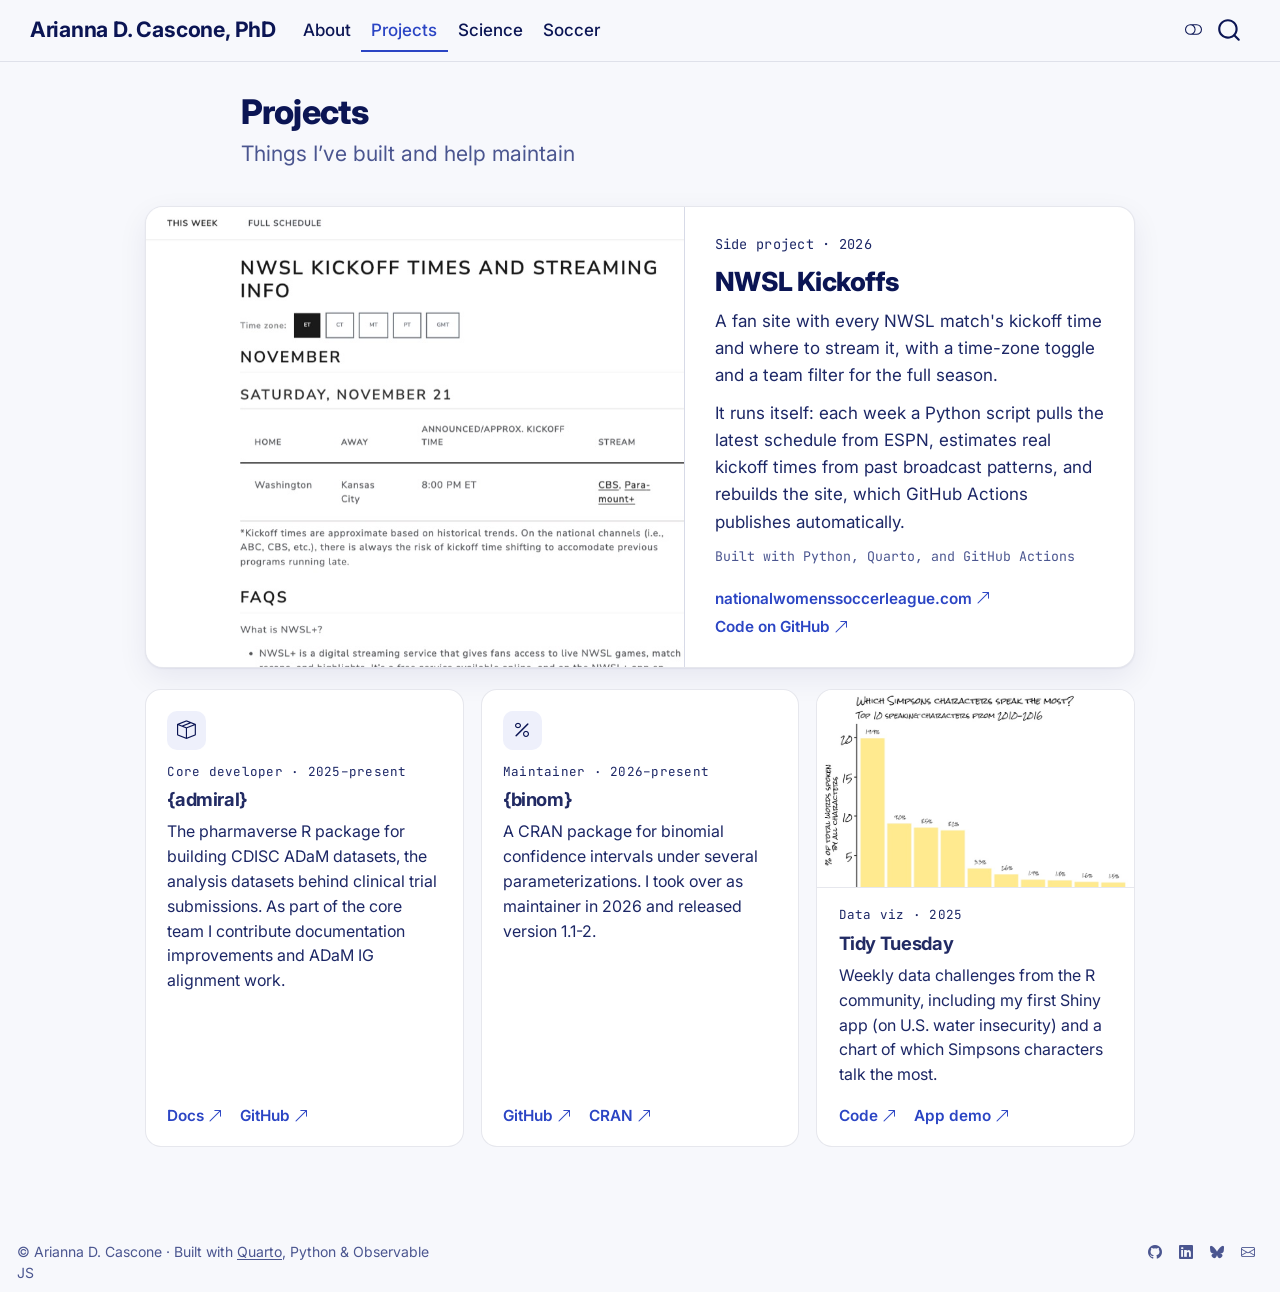
<file: projects.html>
<!DOCTYPE html>
<html xmlns="http://www.w3.org/1999/xhtml" lang="en" xml:lang="en"><head>

<meta charset="utf-8">
<meta name="generator" content="quarto-1.11.9">

<meta name="viewport" content="width=device-width, initial-scale=1.0, user-scalable=yes">


<title>Projects – Arianna D. Cascone, PhD</title>
<style>
/* Default styles provided by pandoc.
** See https://pandoc.org/MANUAL.html#variables-for-html for config info.
*/
span.smallcaps{font-variant: small-caps;}
div.columns{display: flex; gap: 1.5em;}
div.column{flex: auto;}
@media screen {
div.columns{gap: min(4vw, 1.5em);}
div.column{overflow-x: auto;}
}
div.hanging-indent{margin-left: 1.5em; text-indent: -1.5em;}
ul.task-list{list-style: none;}
ul.task-list li input[type="checkbox"] {
  width: 0.8em;
  margin: 0 0.8em 0.2em -1em; /* quarto-specific, see https://github.com/quarto-dev/quarto-cli/issues/4556 */ 
  vertical-align: middle;
}
</style>


<script src="site_libs/quarto-nav/quarto-nav.js"></script>
<script src="site_libs/quarto-nav/headroom.min.js"></script>
<script src="site_libs/clipboard/clipboard.min.js"></script>
<script src="site_libs/quarto-search/autocomplete.umd.js"></script>
<script src="site_libs/quarto-search/fuse.min.js"></script>
<script src="site_libs/quarto-search/quarto-search.js"></script>
<meta name="quarto:offset" content="./">
<link href="./initials.png" rel="icon" type="image/png">
<script src="site_libs/quarto-html/quarto.js" type="module"></script>
<script src="site_libs/quarto-html/tabsets/tabsets.js" type="module"></script>
<script src="site_libs/quarto-html/scrollable-regions/scrollable-regions.js" type="module"></script>
<script src="site_libs/quarto-html/popper.min.js"></script>
<script src="site_libs/quarto-html/tippy.umd.min.js"></script>
<script src="site_libs/quarto-html/anchor.min.js"></script>
<link href="site_libs/quarto-html/tippy.css" rel="stylesheet">
<link href="site_libs/quarto-html/quarto-syntax-highlighting-ab96d8af648005465c74c225fb44d324.css" rel="stylesheet" class="quarto-color-scheme" id="quarto-text-highlighting-styles">
<link href="site_libs/quarto-html/quarto-syntax-highlighting-dark-08e743b8a00363a0142a1433e4fed0e3.css" rel="stylesheet" class="quarto-color-scheme quarto-color-alternate" id="quarto-text-highlighting-styles">
<link href="site_libs/quarto-html/quarto-syntax-highlighting-ab96d8af648005465c74c225fb44d324.css" rel="stylesheet" class="quarto-color-scheme-extra" id="quarto-text-highlighting-styles">
<script src="site_libs/bootstrap/bootstrap.min.js"></script>
<link href="site_libs/bootstrap/bootstrap-icons.css" rel="stylesheet">
<link href="site_libs/bootstrap/bootstrap-2e32347b63c0502de3e45c0ad6901fe5.min.css" rel="stylesheet" append-hash="true" class="quarto-color-scheme" id="quarto-bootstrap" data-mode="light">
<link href="site_libs/bootstrap/bootstrap-dark-14b07274121b02a93dca397e4fdbe157.min.css" rel="stylesheet" append-hash="true" class="quarto-color-scheme quarto-color-alternate" id="quarto-bootstrap" data-mode="dark">
<link href="site_libs/bootstrap/bootstrap-2e32347b63c0502de3e45c0ad6901fe5.min.css" rel="stylesheet" append-hash="true" class="quarto-color-scheme-extra" id="quarto-bootstrap" data-mode="light">
<script id="quarto-search-options" type="application/json">{
  "location": "navbar",
  "copy-button": false,
  "collapse-after": 3,
  "panel-placement": "end",
  "type": "overlay",
  "limit": 50,
  "keyboard-shortcut": [
    "f",
    "/",
    "s"
  ],
  "show-item-context": false,
  "language": {
    "search-no-results-text": "No results",
    "search-matching-documents-text": "matching documents",
    "search-copy-link-title": "Copy link to search",
    "search-hide-matches-text": "Hide additional matches",
    "search-more-match-text": "more match in this document",
    "search-more-matches-text": "more matches in this document",
    "search-clear-button-title": "Clear",
    "search-text-placeholder": "",
    "search-detached-cancel-button-title": "Cancel",
    "search-submit-button-title": "Submit",
    "search-label": "Search"
  }
}</script>
<link rel="preconnect" href="https://fonts.googleapis.com">
<link rel="preconnect" href="https://fonts.gstatic.com" crossorigin="">
<link rel="stylesheet" href="https://fonts.googleapis.com/css2?family=Inter:wght@400;500;600;700;800&amp;family=JetBrains+Mono:wght@400;500&amp;display=swap">
<!-- Newer Bootstrap Icons than Quarto bundles (adds the Bluesky logo); same code points, so existing icons are unaffected. -->
<link rel="stylesheet" href="https://cdn.jsdelivr.net/npm/bootstrap-icons@1.13.1/font/bootstrap-icons.min.css">


<meta property="og:title" content="Projects – Arianna D. Cascone, PhD">
<meta property="og:description" content="Things I’ve built and help maintain">
<meta property="og:image" content="https://adcascone.github.io/assets/projects/nwsl-kickoffs.jpg">
<meta property="og:site_name" content="Arianna D. Cascone, PhD">
<meta property="og:image:alt" content="">
<meta property="og:image:height" content="704">
<meta property="og:image:width" content="1100">
</head>

<body class="nav-fixed fullcontent quarto-light"><a id="quarto-skip-link" class="visually-hidden-focusable" href="#quarto-document-content">Skip to main content</a><script id="quarto-html-before-body" type="application/javascript">
    const toggleBodyColorMode = (bsSheetEl) => {
      const mode = bsSheetEl.getAttribute("data-mode");
      const bodyEl = window.document.querySelector("body");
      if (mode === "dark") {
        bodyEl.classList.add("quarto-dark");
        bodyEl.classList.remove("quarto-light");
      } else {
        bodyEl.classList.add("quarto-light");
        bodyEl.classList.remove("quarto-dark");
      }
    }
    const toggleBodyColorPrimary = () => {
      const bsSheetEl = window.document.querySelector("link#quarto-bootstrap:not([rel=disabled-stylesheet])");
      if (bsSheetEl) {
        toggleBodyColorMode(bsSheetEl);
      }
    }
    const setColorSchemeToggle = (alternate) => {
      const toggles = window.document.querySelectorAll('.quarto-color-scheme-toggle');
      for (let i=0; i < toggles.length; i++) {
        const toggle = toggles[i];
        if (toggle) {
          toggle.setAttribute("aria-checked", alternate ? "true" : "false");
          if (alternate) {
            toggle.classList.add("alternate");
          } else {
            toggle.classList.remove("alternate");
          }
        }
      }
    };
    const toggleColorMode = (alternate) => {
      // Switch the stylesheets
      const primaryStylesheets = window.document.querySelectorAll('link.quarto-color-scheme:not(.quarto-color-alternate)');
      const alternateStylesheets = window.document.querySelectorAll('link.quarto-color-scheme.quarto-color-alternate');
      manageTransitions('#quarto-margin-sidebar .nav-link', false);
      if (alternate) {
        // note: dark is layered on light, we don't disable primary!
        enableStylesheet(alternateStylesheets);
        for (const sheetNode of alternateStylesheets) {
          if (sheetNode.id === "quarto-bootstrap") {
            toggleBodyColorMode(sheetNode);
          }
        }
      } else {
        disableStylesheet(alternateStylesheets);
        enableStylesheet(primaryStylesheets)
        toggleBodyColorPrimary();
      }
      manageTransitions('#quarto-margin-sidebar .nav-link', true);
      // Switch the toggles
      setColorSchemeToggle(alternate)
    }
    // Hack to workaround the fact that safari doesn't
    // properly recolor the scrollbar when toggling (#1455).
    // Not run on load: stylesheets are set before first paint there, and
    // scrolling would undo the scroll to a URL fragment (#14973).
    // The one pixel nudge keeps the reader where they were.
    const refreshSafariScrollbar = () => {
      if (navigator.userAgent.indexOf('Safari') > 0 && navigator.userAgent.indexOf('Chrome') == -1) {
        manageTransitions("body", false);
        const scrollY = window.scrollY;
        window.scrollTo(0, scrollY > 0 ? scrollY - 1 : 1);
        setTimeout(() => {
          window.scrollTo(0, scrollY);
          manageTransitions("body", true);
        }, 40);
      }
    }
    const disableStylesheet = (stylesheets) => {
      for (let i=0; i < stylesheets.length; i++) {
        const stylesheet = stylesheets[i];
        stylesheet.rel = 'disabled-stylesheet';
      }
    }
    const enableStylesheet = (stylesheets) => {
      for (let i=0; i < stylesheets.length; i++) {
        const stylesheet = stylesheets[i];
        if(stylesheet.rel !== 'stylesheet') { // for Chrome, which will still FOUC without this check
          stylesheet.rel = 'stylesheet';
        }
      }
    }
    const manageTransitions = (selector, allowTransitions) => {
      const els = window.document.querySelectorAll(selector);
      for (let i=0; i < els.length; i++) {
        const el = els[i];
        if (allowTransitions) {
          el.classList.remove('notransition');
        } else {
          el.classList.add('notransition');
        }
      }
    }
    const isFileUrl = () => {
      return window.location.protocol === 'file:';
    }
    const hasAlternateSentinel = () => {
      let styleSentinel = getColorSchemeSentinel();
      if (styleSentinel !== null) {
        return styleSentinel === "alternate";
      } else {
        return false;
      }
    }
    const setStyleSentinel = (alternate) => {
      const value = alternate ? "alternate" : "default";
      if (!isFileUrl()) {
        window.localStorage.setItem("quarto-color-scheme", value);
      } else {
        localAlternateSentinel = value;
      }
    }
    const getColorSchemeSentinel = () => {
      if (!isFileUrl()) {
        const storageValue = window.localStorage.getItem("quarto-color-scheme");
        return storageValue != null ? storageValue : localAlternateSentinel;
      } else {
        return localAlternateSentinel;
      }
    }
    const toggleGiscusIfUsed = (isAlternate, darkModeDefault) => {
      const baseTheme = document.querySelector('#giscus-base-theme')?.value ?? 'light';
      const alternateTheme = document.querySelector('#giscus-alt-theme')?.value ?? 'dark';
      let newTheme = '';
      if(authorPrefersDark) {
        newTheme = isAlternate ? baseTheme : alternateTheme;
      } else {
        newTheme = isAlternate ? alternateTheme : baseTheme;
      }
      const changeGiscusTheme = () => {
        // From: https://github.com/giscus/giscus/issues/336
        const sendMessage = (message) => {
          const iframe = document.querySelector('iframe.giscus-frame');
          if (!iframe) return;
          iframe.contentWindow.postMessage({ giscus: message }, 'https://giscus.app');
        }
        sendMessage({
          setConfig: {
            theme: newTheme
          }
        });
      }
      const isGiscussLoaded = window.document.querySelector('iframe.giscus-frame') !== null;
      if (isGiscussLoaded) {
        changeGiscusTheme();
      }
    };
    const authorPrefersDark = false;
    const darkModeDefault = authorPrefersDark;
      document.querySelector('link#quarto-text-highlighting-styles.quarto-color-scheme-extra').rel = 'disabled-stylesheet';
      document.querySelector('link#quarto-bootstrap.quarto-color-scheme-extra').rel = 'disabled-stylesheet';
    let localAlternateSentinel = darkModeDefault ? 'alternate' : 'default';
    // Dark / light mode switch
    window.quartoToggleColorScheme = () => {
      // Read the current dark / light value
      let toAlternate = !hasAlternateSentinel();
      toggleColorMode(toAlternate);
      refreshSafariScrollbar();
      setStyleSentinel(toAlternate);
      toggleGiscusIfUsed(toAlternate, darkModeDefault);
      window.dispatchEvent(new Event('resize'));
    };
    // Switch to dark mode if need be
    if (hasAlternateSentinel()) {
      toggleColorMode(true);
    } else {
      toggleColorMode(false);
    }
  </script>

<div id="quarto-search-results"></div>
  <header id="quarto-header" class="headroom fixed-top">
    <nav class="navbar navbar-expand-lg " data-bs-theme="dark" aria-label="Site">
      <div class="navbar-container container-fluid">
      <div class="navbar-brand-container mx-auto">
    <a class="navbar-brand" href="./index.html">
    <span class="navbar-title">Arianna D. Cascone, PhD</span>
    </a>
  </div>
          <button class="navbar-toggler" type="button" data-bs-toggle="collapse" data-bs-target="#navbarCollapse" aria-controls="navbarCollapse" aria-expanded="false" aria-label="Toggle navigation" onclick="if (window.quartoToggleHeadroom) { window.quartoToggleHeadroom(); }">
  <span class="navbar-toggler-icon"></span>
</button>
          <div class="collapse navbar-collapse" id="navbarCollapse">
            <ul class="navbar-nav navbar-nav-scroll me-auto">
  <li class="nav-item">
    <a class="nav-link" href="./about.html"> 
<span class="menu-text">About</span></a>
  </li>  
  <li class="nav-item">
    <a class="nav-link active" href="./projects.html" aria-current="page"> 
<span class="menu-text">Projects</span></a>
  </li>  
  <li class="nav-item">
    <a class="nav-link" href="./research.html"> 
<span class="menu-text">Science</span></a>
  </li>  
  <li class="nav-item">
    <a class="nav-link" href="./soccer.html"> 
<span class="menu-text">Soccer</span></a>
  </li>  
</ul>
          </div> <!-- /navcollapse -->
            <div class="quarto-navbar-tools">
  <button type="button" role="switch" aria-checked="false" class="quarto-color-scheme-toggle quarto-navigation-tool  px-1" onclick="window.quartoToggleColorScheme(); return false;" title="Toggle dark mode" aria-label="Toggle dark mode"><i class="bi"></i></button>
</div>
            <div id="quarto-search" class="" title="Search"></div>
      </div> <!-- /container-fluid -->
    </nav>
</header>
<!-- content -->
<div id="quarto-content" class="quarto-container page-columns page-rows-contents page-layout-article page-navbar">
<!-- sidebar -->
<!-- margin-sidebar -->
    
<!-- main -->
<main class="content page-columns page-full" id="quarto-document-content" tabindex="-1">


<header id="title-block-header" class="quarto-title-block default">
<div class="quarto-title">
<h1 class="title">Projects</h1>
<p class="subtitle lead">Things I’ve built and help maintain</p>
</div>



<div class="quarto-title-meta">

    
  
    
  </div>
  


</header>


<div class="column-page">
<article class="ac-project-featured" aria-labelledby="proj-nwsl">
  <a class="ac-project-shot" href="https://nationalwomenssoccerleague.com/" target="_blank" rel="noopener noreferrer" tabindex="-1" aria-hidden="true">
    <img src="assets/projects/nwsl-kickoffs.jpg" alt="" width="1100" height="705" loading="lazy">
  </a>
  <div class="ac-project-body">
    <p class="ac-kicker">Side project · 2026</p>
    <h2 id="proj-nwsl" class="anchored">NWSL Kickoffs</h2>
    <p>A fan site with every NWSL match's kickoff time and where to stream it, with a time-zone toggle and a team filter for the full season.</p>
    <p>It runs itself: each week a Python script pulls the latest schedule from ESPN, estimates real kickoff times from past broadcast patterns, and rebuilds the site, which GitHub Actions publishes automatically.</p>
    <p class="ac-project-built">Built with Python, Quarto, and GitHub Actions</p>
    <div class="ac-card-links">
      <a href="https://nationalwomenssoccerleague.com/" target="_blank" rel="noopener noreferrer">nationalwomenssoccerleague.com <i class="bi bi-arrow-up-right" aria-hidden="true"></i></a>
      <a href="https://github.com/adcascone/NWSL-kickoffs" target="_blank" rel="noopener noreferrer">Code on GitHub <i class="bi bi-arrow-up-right" aria-hidden="true"></i></a>
    </div>
  </div>
</article>

<div class="ac-cards ac-cards-3">
  <article class="ac-card">
    <div class="ac-card-icon" aria-hidden="true"><i class="bi bi-box-seam"></i></div>
    <p class="ac-kicker">Core developer · 2025–present</p>
    <h3 class="anchored">{admiral}</h3>
    <p>The pharmaverse R package for building CDISC ADaM datasets, the analysis datasets behind clinical trial submissions. As part of the core team I contribute documentation improvements and ADaM IG alignment work.</p>
    <div class="ac-card-links">
      <a href="https://pharmaverse.github.io/admiral/" target="_blank" rel="noopener noreferrer">Docs <i class="bi bi-arrow-up-right" aria-hidden="true"></i></a>
      <a href="https://github.com/pharmaverse/admiral" target="_blank" rel="noopener noreferrer">GitHub <i class="bi bi-arrow-up-right" aria-hidden="true"></i></a>
    </div>
  </article>

  <article class="ac-card">
    <div class="ac-card-icon" aria-hidden="true"><i class="bi bi-percent"></i></div>
    <p class="ac-kicker">Maintainer · 2026–present</p>
    <h3 class="anchored">{binom}</h3>
    <p>A CRAN package for binomial confidence intervals under several parameterizations. I took over as maintainer in 2026 and released version 1.1-2.</p>
    <div class="ac-card-links">
      <a href="https://github.com/adcascone/binom" target="_blank" rel="noopener noreferrer">GitHub <i class="bi bi-arrow-up-right" aria-hidden="true"></i></a>
      <a href="https://CRAN.R-project.org/package=binom" target="_blank" rel="noopener noreferrer">CRAN <i class="bi bi-arrow-up-right" aria-hidden="true"></i></a>
    </div>
  </article>

  <article class="ac-card">
    <div class="ac-card-thumb" aria-hidden="true">
      <img src="assets/projects/tidytuesday-simpsons.jpg" alt="" width="800" height="640" loading="lazy">
    </div>
    <p class="ac-kicker">Data viz · 2025</p>
    <h3 class="anchored">Tidy Tuesday</h3>
    <p>Weekly data challenges from the R community, including my first Shiny app (on U.S. water insecurity) and a chart of which Simpsons characters talk the most.</p>
    <div class="ac-card-links">
      <a href="https://github.com/adcascone/tidy-tuesday-2025" target="_blank" rel="noopener noreferrer">Code <i class="bi bi-arrow-up-right" aria-hidden="true"></i></a>
      <a href="https://youtu.be/VNVL7yDO7uk" target="_blank" rel="noopener noreferrer">App demo <i class="bi bi-arrow-up-right" aria-hidden="true"></i></a>
    </div>
  </article>
</div>
</div>



</main> <!-- /main -->
<script id="quarto-html-after-body" type="application/javascript">
  window.document.addEventListener("DOMContentLoaded", function (event) {
    // Ensure there is a toggle, if there isn't float one in the top right
    if (window.document.querySelector('.quarto-color-scheme-toggle') === null) {
      const toggle = window.document.createElement('button');
      toggle.type = "button";
      toggle.setAttribute("role", "switch");
      toggle.setAttribute("aria-checked", "false");
      toggle.classList.add('top-right');
      toggle.classList.add('quarto-color-scheme-toggle');
      toggle.setAttribute("aria-label", "Toggle dark mode");
      toggle.onclick = function() { try { window.quartoToggleColorScheme(); } catch {} return false; };
      const i = window.document.createElement("i");
      i.classList.add('bi');
      toggle.appendChild(i);
      // Put the toggle in a landmark of its own, so that landmark navigation
      // can reach it.
      //
      // The container is always a fresh direct child of body, and the toggle is
      // never moved into page furniture that the theme or the author controls.
      // The toggle is positioned against the page, so any ancestor that
      // establishes a containing block captures it: a positioned element or a
      // grid for position: absolute, and transform, filter, will-change or
      // contain for position: fixed. A direct child of body has none of these
      // to inherit, and the shift when one appears is silent and visual.
      //
      // ARIA says a document should have at most one banner, and axe reports a
      // duplicate whether or not the banners carry distinct labels. So use a
      // header when the page has no banner yet, and a named region otherwise.
      //
      // A header is a banner wherever it sits, unless it is inside sectioning
      // content, so this cannot just look at the children of body: a custom
      // page layout wraps the title block header in a plain div. An explicit
      // role="banner" always counts.
      const sectioning = 'article, aside, main, nav, section, [role="article"], [role="complementary"], [role="main"], [role="navigation"], [role="region"]';
      const hasBanner = Array.from(
        window.document.querySelectorAll('header:not([role]), [role="banner"]')
      ).some(function(el) {
        return el.hasAttribute("role") || el.closest(sectioning) === null;
      });
      const container = window.document.createElement(hasBanner ? "div" : "header");
      if (hasBanner) {
        container.setAttribute("role", "region");
        container.setAttribute("aria-label", "Toggle dark mode");
      }
      container.classList.add('quarto-color-scheme-toggle-container');
      container.appendChild(toggle);
      window.document.body.appendChild(container);
    }
    setColorSchemeToggle(hasAlternateSentinel())
    const icon = "";
    const anchorJS = new window.AnchorJS();
    anchorJS.options = {
      placement: 'right',
      icon: icon
    };
    anchorJS.add('.anchored');
    const isCodeAnnotation = (el) => {
      for (const clz of el.classList) {
        if (clz.startsWith('code-annotation-')) {                     
          return true;
        }
      }
      return false;
    }
    const onCopySuccess = function(e) {
      // button target
      const button = e.trigger;
      // don't keep focus
      button.blur();
      // flash "checked"
      button.classList.add('code-copy-button-checked');
      var currentTitle = button.getAttribute("title");
      button.setAttribute("title", "Copied!");
      let tooltip;
      if (window.bootstrap) {
        button.setAttribute("data-bs-toggle", "tooltip");
        button.setAttribute("data-bs-placement", "left");
        button.setAttribute("data-bs-title", "Copied!");
        tooltip = new bootstrap.Tooltip(button, 
          { trigger: "manual", 
            customClass: "code-copy-button-tooltip",
            offset: [0, -8]});
        tooltip.show();    
      }
      setTimeout(function() {
        if (tooltip) {
          tooltip.hide();
          button.removeAttribute("data-bs-title");
          button.removeAttribute("data-bs-toggle");
          button.removeAttribute("data-bs-placement");
        }
        button.setAttribute("title", currentTitle);
        button.classList.remove('code-copy-button-checked');
      }, 1000);
      // clear code selection
      e.clearSelection();
    }
    const getTextToCopy = function(trigger) {
      const outerScaffold = trigger.parentElement.cloneNode(true);
      const codeEl = outerScaffold.querySelector('code');
      for (const childEl of codeEl.children) {
        if (isCodeAnnotation(childEl)) {
          childEl.remove();
        }
      }
      return codeEl.innerText;
    }
    const clipboard = new window.ClipboardJS('.code-copy-button:not([data-in-quarto-modal])', {
      text: getTextToCopy
    });
    clipboard.on('success', onCopySuccess);
    if (window.document.getElementById('quarto-embedded-source-code-modal')) {
      const clipboardModal = new window.ClipboardJS('.code-copy-button[data-in-quarto-modal]', {
        text: getTextToCopy,
        container: window.document.getElementById('quarto-embedded-source-code-modal')
      });
      clipboardModal.on('success', onCopySuccess);
    }
      var localhostRegex = new RegExp(/^(?:http|https):\/\/localhost\:?[0-9]*\//);
      var mailtoRegex = new RegExp(/^mailto:/);
        var filterRegex = new RegExp("https:\/\/adcascone\.github\.io\/");
      var isInternal = (href) => {
          return filterRegex.test(href) || localhostRegex.test(href) || mailtoRegex.test(href);
      }
      // Inspect non-navigation links and adorn them if external
      window.quartoDecorateExternalLinks = function (root) {
     var links = (root || window.document).querySelectorAll('a[href]:not(.nav-link):not(.navbar-brand):not(.toc-action):not(.sidebar-link):not(.sidebar-item-toggle):not(.pagination-link):not(.no-external):not([aria-hidden]):not(.dropdown-item):not(.quarto-navigation-tool):not(.about-link)');
      for (var i=0; i<links.length; i++) {
        const link = links[i];
        if (!isInternal(link.href)) {
          // undo the damage that might have been done by quarto-nav.js in the case of
          // links that we want to consider external
          if (link.dataset.originalHref !== undefined) {
            link.href = link.dataset.originalHref;
          }
          if (!link.classList.contains('no-external-icon')) {
          }
        }
      }
      };
      window.quartoDecorateExternalLinks(window.document);
    // Esc closes the popup (WCAG 1.4.13) and focus leaving both trigger and
    // popup closes it (WCAG 2.4.11); tippy handles neither for interactive popups.
    const hideOnEscAndFocusOut = {
      name: 'hideOnEscAndFocusOut',
      defaultValue: true,
      fn(instance) {
        const dismiss = () => {
          // A show scheduled by the trigger delay would otherwise reopen it
          instance.clearDelayTimeouts();
          instance.hide();
        };
        const onKeyDown = (event) => {
          if (event.key !== 'Escape') {
            return;
          }
          // Keep Esc from also reaching page handlers (e.g. reveal.js overview),
          // except an open reveal.js slide menu, which Esc should close too.
          // The menu handles keys only when its keyboard option is on.
          const menuHandlesEsc = window.Reveal?.getPlugin?.('menu')?.isOpen() &&
            window.Reveal.getConfig().menu?.keyboard !== false;
          if (!menuHandlesEsc) {
            event.stopPropagation();
          }
          if (instance.popper.contains(window.document.activeElement)) {
            // Disabled while refocusing so the focus trigger does not reopen it
            instance.disable();
            instance.reference.focus();
            instance.enable();
          }
          dismiss();
        };
        const onFocusOut = (event) => {
          const target = event.relatedTarget;
          if (target && !instance.reference.contains(target) &&
              !instance.popper.contains(target)) {
            dismiss();
          }
        };
        // On the trigger too: a click trigger (code-annotations: select) has no
        // blur handling. Attached for the instance's lifetime so leaving the
        // trigger also cancels a show still pending on the trigger delay.
        instance.reference.addEventListener('focusout', onFocusOut);
        return {
          onShow() {
            window.document.addEventListener('keydown', onKeyDown, true);
            instance.popper.addEventListener('focusout', onFocusOut);
          },
          onHide() {
            window.document.removeEventListener('keydown', onKeyDown, true);
            instance.popper.removeEventListener('focusout', onFocusOut);
          },
          onDestroy() {
            instance.reference.removeEventListener('focusout', onFocusOut);
          },
        };
      },
    };
    function tippyHover(el, contentFn, onTriggerFn, onUntriggerFn) {
      const config = {
        allowHTML: true,
        maxWidth: 500,
        delay: 100,
        arrow: false,
        appendTo: function(el) {
            return el.parentElement;
        },
        interactive: true,
        interactiveBorder: 10,
        theme: 'quarto',
        placement: 'bottom-start',
        plugins: [hideOnEscAndFocusOut],
      };
      if (contentFn) {
        config.content = contentFn;
      }
      if (onTriggerFn) {
        config.onTrigger = onTriggerFn;
      }
      if (onUntriggerFn) {
        config.onUntrigger = onUntriggerFn;
      }
      window.tippy(el, config); 
    }
    const noterefs = window.document.querySelectorAll('a[role="doc-noteref"]');
    for (var i=0; i<noterefs.length; i++) {
      const ref = noterefs[i];
      tippyHover(ref, function() {
        // use id or data attribute instead here
        let href = ref.getAttribute('data-footnote-href') || ref.getAttribute('href');
        try { href = new URL(href).hash; } catch {}
        const id = href.replace(/^#\/?/, "");
        const note = window.document.getElementById(id);
        if (note) {
          return note.innerHTML;
        } else {
          return "";
        }
      });
    }
    const xrefs = window.document.querySelectorAll('a.quarto-xref');
    const processXRef = (id, note) => {
      // Strip column container classes
      const stripColumnClz = (el) => {
        el.classList.remove("page-full", "page-columns");
        if (el.children) {
          for (const child of el.children) {
            stripColumnClz(child);
          }
        }
      }
      stripColumnClz(note)
      if (id === null || id.startsWith('sec-')) {
        // Special case sections, only their first couple elements
        const container = document.createElement("div");
        if (note.children && note.children.length > 2) {
          container.appendChild(note.children[0].cloneNode(true));
          for (let i = 1; i < note.children.length; i++) {
            const child = note.children[i];
            if (child.tagName === "P" && child.innerText === "") {
              continue;
            } else {
              container.appendChild(child.cloneNode(true));
              break;
            }
          }
          if (window.Quarto?.typesetMath) {
            window.Quarto.typesetMath(container);
          }
          return container.innerHTML
        } else {
          if (window.Quarto?.typesetMath) {
            window.Quarto.typesetMath(note);
          }
          return note.innerHTML;
        }
      } else {
        // Remove any anchor links if they are present
        const anchorLink = note.querySelector('a.anchorjs-link');
        if (anchorLink) {
          anchorLink.remove();
        }
        if (window.Quarto?.typesetMath) {
          window.Quarto.typesetMath(note);
        }
        if (note.classList.contains("callout")) {
          return note.outerHTML;
        } else {
          return note.innerHTML;
        }
      }
    }
    for (var i=0; i<xrefs.length; i++) {
      const xref = xrefs[i];
      tippyHover(xref, undefined, function(instance) {
        instance.disable();
        let url = xref.getAttribute('href');
        let hash = undefined; 
        if (url.startsWith('#')) {
          hash = url;
        } else {
          try { hash = new URL(url).hash; } catch {}
        }
        if (hash) {
          const id = hash.replace(/^#\/?/, "");
          const note = window.document.getElementById(id);
          if (note !== null) {
            try {
              const html = processXRef(id, note.cloneNode(true));
              instance.setContent(html);
            } finally {
              instance.enable();
              instance.show();
            }
          } else {
            // See if we can fetch this
            fetch(url.split('#')[0])
            .then(res => res.text())
            .then(html => {
              const parser = new DOMParser();
              const htmlDoc = parser.parseFromString(html, "text/html");
              const note = htmlDoc.getElementById(id);
              if (note !== null) {
                const html = processXRef(id, note);
                instance.setContent(html);
              } 
            }).finally(() => {
              instance.enable();
              instance.show();
            });
          }
        } else {
          // See if we can fetch a full url (with no hash to target)
          // This is a special case and we should probably do some content thinning / targeting
          fetch(url)
          .then(res => res.text())
          .then(html => {
            const parser = new DOMParser();
            const htmlDoc = parser.parseFromString(html, "text/html");
            const note = htmlDoc.querySelector('main.content');
            if (note !== null) {
              // This should only happen for chapter cross references
              // (since there is no id in the URL)
              // remove the first header
              if (note.children.length > 0 && note.children[0].tagName === "HEADER") {
                note.children[0].remove();
              }
              const html = processXRef(null, note);
              instance.setContent(html);
            } 
          }).finally(() => {
            instance.enable();
            instance.show();
          });
        }
      }, function(instance) {
      });
    }
        let selectedAnnoteEl;
        const selectorForAnnotation = ( cell, annotation) => {
          let cellAttr = 'data-code-cell="' + cell + '"';
          let lineAttr = 'data-code-annotation="' +  annotation + '"';
          const selector = 'span[' + cellAttr + '][' + lineAttr + ']';
          return selector;
        }
        const selectCodeLines = (annoteEl) => {
          const doc = window.document;
          const targetCell = annoteEl.getAttribute("data-target-cell");
          const targetAnnotation = annoteEl.getAttribute("data-target-annotation");
          const annoteSpan = window.document.querySelector(selectorForAnnotation(targetCell, targetAnnotation));
          const lines = annoteSpan.getAttribute("data-code-lines").split(",");
          const lineIds = lines.map((line) => {
            return targetCell + "-" + line;
          })
          // Each band is positioned against its own containing block, which is
          // not the offsetParent of the lines, so place it from client rects.
          const placeBand = (band, firstEl, lastEl, codeBlock) => {
            const container = band.offsetParent;
            if (container === null) {
              return;
            }
            const containerRect = container.getBoundingClientRect();
            // Reveal.js scales slides with a transform, so convert client
            // pixels back to the CSS pixels of the container.
            const scale = containerRect.height / container.offsetHeight || 1;
            const firstRect = firstEl.getBoundingClientRect();
            const lastRect = lastEl.getBoundingClientRect();
            const top = (firstRect.top - containerRect.top) / scale - container.clientTop + container.scrollTop;
            const height = (lastRect.bottom - firstRect.top) / scale;
            band.style.top = top - 2 + "px";
            band.style.height = height + 4 + "px";
            if (codeBlock) {
              // Without the copy button wrapper, the containing block is wider
              // than the code block, so span the code block explicitly.
              const blockRect = codeBlock.getBoundingClientRect();
              band.style.left = (blockRect.left - containerRect.left) / scale - container.clientLeft + container.scrollLeft + "px";
              band.style.width = blockRect.width / scale + "px";
            }
          };
          if (lineIds.length > 0) {
            const el = window.document.getElementById(lineIds[0]);
            const lastEl = window.document.getElementById(lineIds[lineIds.length - 1]);
            const parent = el.parentElement.parentElement;
            // cook up a div (if necessary) and position it
            let div = window.document.getElementById("code-annotation-line-highlight");
            if (div === null) {
              div = window.document.createElement("div");
              div.setAttribute("id", "code-annotation-line-highlight");
              div.style.position = 'absolute';
              parent.appendChild(div);
            }
            placeBand(div, el, lastEl, parent.closest("div.sourceCode") || parent);
            let gutterDiv = window.document.getElementById("code-annotation-line-highlight-gutter");
            if (gutterDiv === null) {
              gutterDiv = window.document.createElement("div");
              gutterDiv.setAttribute("id", "code-annotation-line-highlight-gutter");
              gutterDiv.style.position = 'absolute';
              const codeCell = window.document.getElementById(targetCell);
              const gutter = codeCell.querySelector('.code-annotation-gutter');
              gutter.appendChild(gutterDiv);
            }
            placeBand(gutterDiv, el, lastEl);
            selectedAnnoteEl = annoteEl;
          }
        };
        const unselectCodeLines = () => {
          const elementsIds = ["code-annotation-line-highlight", "code-annotation-line-highlight-gutter"];
          elementsIds.forEach((elId) => {
            const div = window.document.getElementById(elId);
            if (div) {
              div.remove();
            }
          });
          selectedAnnoteEl = undefined;
        };
          // Handle positioning of the toggle
      window.addEventListener(
        "resize",
        throttle(() => {
          elRect = undefined;
          if (selectedAnnoteEl) {
            selectCodeLines(selectedAnnoteEl);
          }
        }, 10)
      );
      function throttle(fn, ms) {
      let throttle = false;
      let timer;
        return (...args) => {
          if(!throttle) { // first call gets through
              fn.apply(this, args);
              throttle = true;
          } else { // all the others get throttled
              if(timer) clearTimeout(timer); // cancel #2
              timer = setTimeout(() => {
                fn.apply(this, args);
                timer = throttle = false;
              }, ms);
          }
        };
      }
        // Attach click handler to the DT
        const annoteDls = window.document.querySelectorAll('dt[data-target-cell]');
        for (const annoteDlNode of annoteDls) {
          annoteDlNode.addEventListener('click', (event) => {
            const clickedEl = event.target;
            if (clickedEl !== selectedAnnoteEl) {
              unselectCodeLines();
              const activeEl = window.document.querySelector('dt[data-target-cell].code-annotation-active');
              if (activeEl) {
                activeEl.classList.remove('code-annotation-active');
              }
              selectCodeLines(clickedEl);
              clickedEl.classList.add('code-annotation-active');
            } else {
              // Unselect the line
              unselectCodeLines();
              clickedEl.classList.remove('code-annotation-active');
            }
          });
        }
    const findCites = (el) => {
      const parentEl = el.parentElement;
      if (parentEl) {
        const cites = parentEl.dataset.cites;
        if (cites) {
          return {
            el,
            cites: cites.split(' ')
          };
        } else {
          return findCites(el.parentElement)
        }
      } else {
        return undefined;
      }
    };
    var bibliorefs = window.document.querySelectorAll('a[role="doc-biblioref"]');
    for (var i=0; i<bibliorefs.length; i++) {
      const ref = bibliorefs[i];
      const citeInfo = findCites(ref);
      if (citeInfo) {
        tippyHover(citeInfo.el, function() {
          var popup = window.document.createElement('div');
          citeInfo.cites.forEach(function(cite) {
            var citeDiv = window.document.createElement('div');
            citeDiv.classList.add('hanging-indent');
            citeDiv.classList.add('csl-entry');
            var biblioDiv = window.document.getElementById('ref-' + cite);
            if (biblioDiv) {
              citeDiv.innerHTML = biblioDiv.innerHTML;
            }
            popup.appendChild(citeDiv);
          });
          return popup.innerHTML;
        });
      }
    }
  });
  </script>
  <script type="application/javascript">
  window.quartoScrollableRegionsLabels = {"code":"Scrollable code","output":"Scrollable output"};
  </script>
</div> <!-- /content -->
<footer class="footer">
  <div class="nav-footer">
    <div class="nav-footer-left">
<p>© Arianna D. Cascone · Built with <a href="https://quarto.org">Quarto</a>, Python &amp; Observable JS</p>
</div>   
    <div class="nav-footer-center">
      &nbsp;
    </div>
    <div class="nav-footer-right">
      <ul class="footer-items list-unstyled">
    <li class="nav-item compact">
    <a class="nav-link" href="https://github.com/adcascone">
      <i class="bi bi-github" role="img" aria-label="GitHub">
</i> 
    </a>
  </li>  
    <li class="nav-item compact">
    <a class="nav-link" href="https://www.linkedin.com/in/arianna-d-cascone/">
      <i class="bi bi-linkedin" role="img" aria-label="LinkedIn">
</i> 
    </a>
  </li>  
    <li class="nav-item compact">
    <a class="nav-link" href="https://bsky.app/profile/casconearianna.bsky.social">
      <i class="bi bi-bluesky" role="img" aria-label="Bluesky">
</i> 
    </a>
  </li>  
    <li class="nav-item compact">
    <a class="nav-link" href="mailto:ariannacascone4@gmail.com">
      <i class="bi bi-envelope" role="img" aria-label="Email">
</i> 
    </a>
  </li>  
</ul>
    </div>
  </div>
</footer>




</body></html>
</file>
<file: site_libs/quarto-html/tippy.css>
.tippy-box[data-animation=fade][data-state=hidden]{opacity:0}[data-tippy-root]{max-width:calc(100vw - 10px)}.tippy-box{position:relative;background-color:#333;color:#fff;border-radius:4px;font-size:14px;line-height:1.4;white-space:normal;outline:0;transition-property:transform,visibility,opacity}.tippy-box[data-placement^=top]>.tippy-arrow{bottom:0}.tippy-box[data-placement^=top]>.tippy-arrow:before{bottom:-7px;left:0;border-width:8px 8px 0;border-top-color:initial;transform-origin:center top}.tippy-box[data-placement^=bottom]>.tippy-arrow{top:0}.tippy-box[data-placement^=bottom]>.tippy-arrow:before{top:-7px;left:0;border-width:0 8px 8px;border-bottom-color:initial;transform-origin:center bottom}.tippy-box[data-placement^=left]>.tippy-arrow{right:0}.tippy-box[data-placement^=left]>.tippy-arrow:before{border-width:8px 0 8px 8px;border-left-color:initial;right:-7px;transform-origin:center left}.tippy-box[data-placement^=right]>.tippy-arrow{left:0}.tippy-box[data-placement^=right]>.tippy-arrow:before{left:-7px;border-width:8px 8px 8px 0;border-right-color:initial;transform-origin:center right}.tippy-box[data-inertia][data-state=visible]{transition-timing-function:cubic-bezier(.54,1.5,.38,1.11)}.tippy-arrow{width:16px;height:16px;color:#333}.tippy-arrow:before{content:"";position:absolute;border-color:transparent;border-style:solid}.tippy-content{position:relative;padding:5px 9px;z-index:1}
</file>
<file: site_libs/quarto-html/quarto-syntax-highlighting-ab96d8af648005465c74c225fb44d324.css>
/* quarto syntax highlight colors */
:root {
  --quarto-hl-ot-color: #003B4F;
  --quarto-hl-at-color: #657422;
  --quarto-hl-ss-color: #20794D;
  --quarto-hl-an-color: #5E5E5E;
  --quarto-hl-fu-color: #4758AB;
  --quarto-hl-st-color: #20794D;
  --quarto-hl-cf-color: #003B4F;
  --quarto-hl-op-color: #5E5E5E;
  --quarto-hl-er-color: #AD0000;
  --quarto-hl-bn-color: #AD0000;
  --quarto-hl-al-color: #AD0000;
  --quarto-hl-va-color: #111111;
  --quarto-hl-bu-color: inherit;
  --quarto-hl-ex-color: inherit;
  --quarto-hl-pp-color: #AD0000;
  --quarto-hl-in-color: #5E5E5E;
  --quarto-hl-vs-color: #20794D;
  --quarto-hl-wa-color: #5E5E5E;
  --quarto-hl-do-color: #5E5E5E;
  --quarto-hl-im-color: #00769E;
  --quarto-hl-ch-color: #20794D;
  --quarto-hl-dt-color: #AD0000;
  --quarto-hl-fl-color: #AD0000;
  --quarto-hl-co-color: #5E5E5E;
  --quarto-hl-cv-color: #5E5E5E;
  --quarto-hl-cn-color: #8f5902;
  --quarto-hl-sc-color: #5E5E5E;
  --quarto-hl-dv-color: #AD0000;
  --quarto-hl-kw-color: #003B4F;
}

/* other quarto variables */
:root {
  --quarto-font-monospace: "JetBrains Mono", ui-monospace, SFMono-Regular, Menlo, Consolas, monospace;
}

/* syntax highlight based on Pandoc's rules */
pre > code.sourceCode > span {
  color: #003B4F;
}

code.sourceCode > span {
  color: #003B4F;
}

div.sourceCode,
div.sourceCode pre.sourceCode {
  color: #003B4F;
}

/* Normal */
code span {
  color: #003B4F;
}

/* Alert */
code span.al {
  color: #AD0000;
  font-style: inherit;
}

/* Annotation */
code span.an {
  color: #5E5E5E;
  font-style: inherit;
}

/* Attribute */
code span.at {
  color: #657422;
  font-style: inherit;
}

/* BaseN */
code span.bn {
  color: #AD0000;
  font-style: inherit;
}

/* BuiltIn */
code span.bu {
  font-style: inherit;
}

/* ControlFlow */
code span.cf {
  color: #003B4F;
  font-weight: bold;
  font-style: inherit;
}

/* Char */
code span.ch {
  color: #20794D;
  font-style: inherit;
}

/* Constant */
code span.cn {
  color: #8f5902;
  font-style: inherit;
}

/* Comment */
code span.co {
  color: #5E5E5E;
  font-style: inherit;
}

/* CommentVar */
code span.cv {
  color: #5E5E5E;
  font-style: italic;
}

/* Documentation */
code span.do {
  color: #5E5E5E;
  font-style: italic;
}

/* DataType */
code span.dt {
  color: #AD0000;
  font-style: inherit;
}

/* DecVal */
code span.dv {
  color: #AD0000;
  font-style: inherit;
}

/* Error */
code span.er {
  color: #AD0000;
  font-style: inherit;
}

/* Extension */
code span.ex {
  font-style: inherit;
}

/* Float */
code span.fl {
  color: #AD0000;
  font-style: inherit;
}

/* Function */
code span.fu {
  color: #4758AB;
  font-style: inherit;
}

/* Import */
code span.im {
  color: #00769E;
  font-style: inherit;
}

/* Information */
code span.in {
  color: #5E5E5E;
  font-style: inherit;
}

/* Keyword */
code span.kw {
  color: #003B4F;
  font-weight: bold;
  font-style: inherit;
}

/* Operator */
code span.op {
  color: #5E5E5E;
  font-style: inherit;
}

/* Other */
code span.ot {
  color: #003B4F;
  font-style: inherit;
}

/* Preprocessor */
code span.pp {
  color: #AD0000;
  font-style: inherit;
}

/* SpecialChar */
code span.sc {
  color: #5E5E5E;
  font-style: inherit;
}

/* SpecialString */
code span.ss {
  color: #20794D;
  font-style: inherit;
}

/* String */
code span.st {
  color: #20794D;
  font-style: inherit;
}

/* Variable */
code span.va {
  color: #111111;
  font-style: inherit;
}

/* VerbatimString */
code span.vs {
  color: #20794D;
  font-style: inherit;
}

/* Warning */
code span.wa {
  color: #5E5E5E;
  font-style: italic;
}

.prevent-inlining {
  content: "</";
}

/*# sourceMappingURL=903cc16afac053f7ad6de8f7a8fbfd55.css.map */
</file>
<file: site_libs/quarto-html/quarto-syntax-highlighting-dark-08e743b8a00363a0142a1433e4fed0e3.css>
/* quarto syntax highlight colors */
:root {
  --quarto-hl-al-color: #f07178;
  --quarto-hl-an-color: #d4d0ab;
  --quarto-hl-at-color: #00e0e0;
  --quarto-hl-bn-color: #d4d0ab;
  --quarto-hl-bu-color: #abe338;
  --quarto-hl-ch-color: #abe338;
  --quarto-hl-co-color: #f8f8f2;
  --quarto-hl-cv-color: #ffd700;
  --quarto-hl-cn-color: #ffd700;
  --quarto-hl-cf-color: #ffa07a;
  --quarto-hl-dt-color: #ffa07a;
  --quarto-hl-dv-color: #d4d0ab;
  --quarto-hl-do-color: #f8f8f2;
  --quarto-hl-er-color: #f07178;
  --quarto-hl-ex-color: #00e0e0;
  --quarto-hl-fl-color: #d4d0ab;
  --quarto-hl-fu-color: #ffa07a;
  --quarto-hl-im-color: #abe338;
  --quarto-hl-in-color: #d4d0ab;
  --quarto-hl-kw-color: #ffa07a;
  --quarto-hl-op-color: #ffa07a;
  --quarto-hl-ot-color: #00e0e0;
  --quarto-hl-pp-color: #dcc6e0;
  --quarto-hl-re-color: #00e0e0;
  --quarto-hl-sc-color: #abe338;
  --quarto-hl-ss-color: #abe338;
  --quarto-hl-st-color: #abe338;
  --quarto-hl-va-color: #00e0e0;
  --quarto-hl-vs-color: #abe338;
  --quarto-hl-wa-color: #dcc6e0;
}

/* other quarto variables */
:root {
  --quarto-font-monospace: "JetBrains Mono", ui-monospace, SFMono-Regular, Menlo, Consolas, monospace;
}

/* syntax highlight based on Pandoc's rules */
pre > code.sourceCode > span {
  color: #f8f8f2;
}

code.sourceCode > span {
  color: #f8f8f2;
}

div.sourceCode,
div.sourceCode pre.sourceCode {
  color: #f8f8f2;
}

/* Normal */
code span {
  color: #f8f8f2;
}

/* Alert */
code span.al {
  color: #f07178;
}

/* Annotation */
code span.an {
  color: #d4d0ab;
}

/* Attribute */
code span.at {
  color: #00e0e0;
}

/* BaseN */
code span.bn {
  color: #d4d0ab;
}

/* BuiltIn */
code span.bu {
  color: #abe338;
}

/* ControlFlow */
code span.cf {
  font-weight: bold;
  color: #ffa07a;
}

/* Char */
code span.ch {
  color: #abe338;
}

/* Constant */
code span.cn {
  color: #ffd700;
}

/* Comment */
code span.co {
  font-style: italic;
  color: #f8f8f2;
}

/* CommentVar */
code span.cv {
  color: #ffd700;
}

/* Documentation */
code span.do {
  color: #f8f8f2;
}

/* DataType */
code span.dt {
  color: #ffa07a;
}

/* DecVal */
code span.dv {
  color: #d4d0ab;
}

/* Error */
code span.er {
  color: #f07178;
  text-decoration: underline;
}

/* Extension */
code span.ex {
  font-weight: bold;
  color: #00e0e0;
}

/* Float */
code span.fl {
  color: #d4d0ab;
}

/* Function */
code span.fu {
  color: #ffa07a;
}

/* Import */
code span.im {
  color: #abe338;
}

/* Information */
code span.in {
  color: #d4d0ab;
}

/* Keyword */
code span.kw {
  font-weight: bold;
  color: #ffa07a;
}

/* Operator */
code span.op {
  color: #ffa07a;
}

/* Other */
code span.ot {
  color: #00e0e0;
}

/* Preprocessor */
code span.pp {
  color: #dcc6e0;
}

/* RegionMarker */
code span.re {
  background-color: #f8f8f2;
  color: #00e0e0;
}

/* SpecialChar */
code span.sc {
  color: #abe338;
}

/* SpecialString */
code span.ss {
  color: #abe338;
}

/* String */
code span.st {
  color: #abe338;
}

/* Variable */
code span.va {
  color: #00e0e0;
}

/* VerbatimString */
code span.vs {
  color: #abe338;
}

/* Warning */
code span.wa {
  color: #dcc6e0;
}

.prevent-inlining {
  content: "</";
}

/*# sourceMappingURL=fe1897920044465166d3a5752586789f.css.map */
</file>
